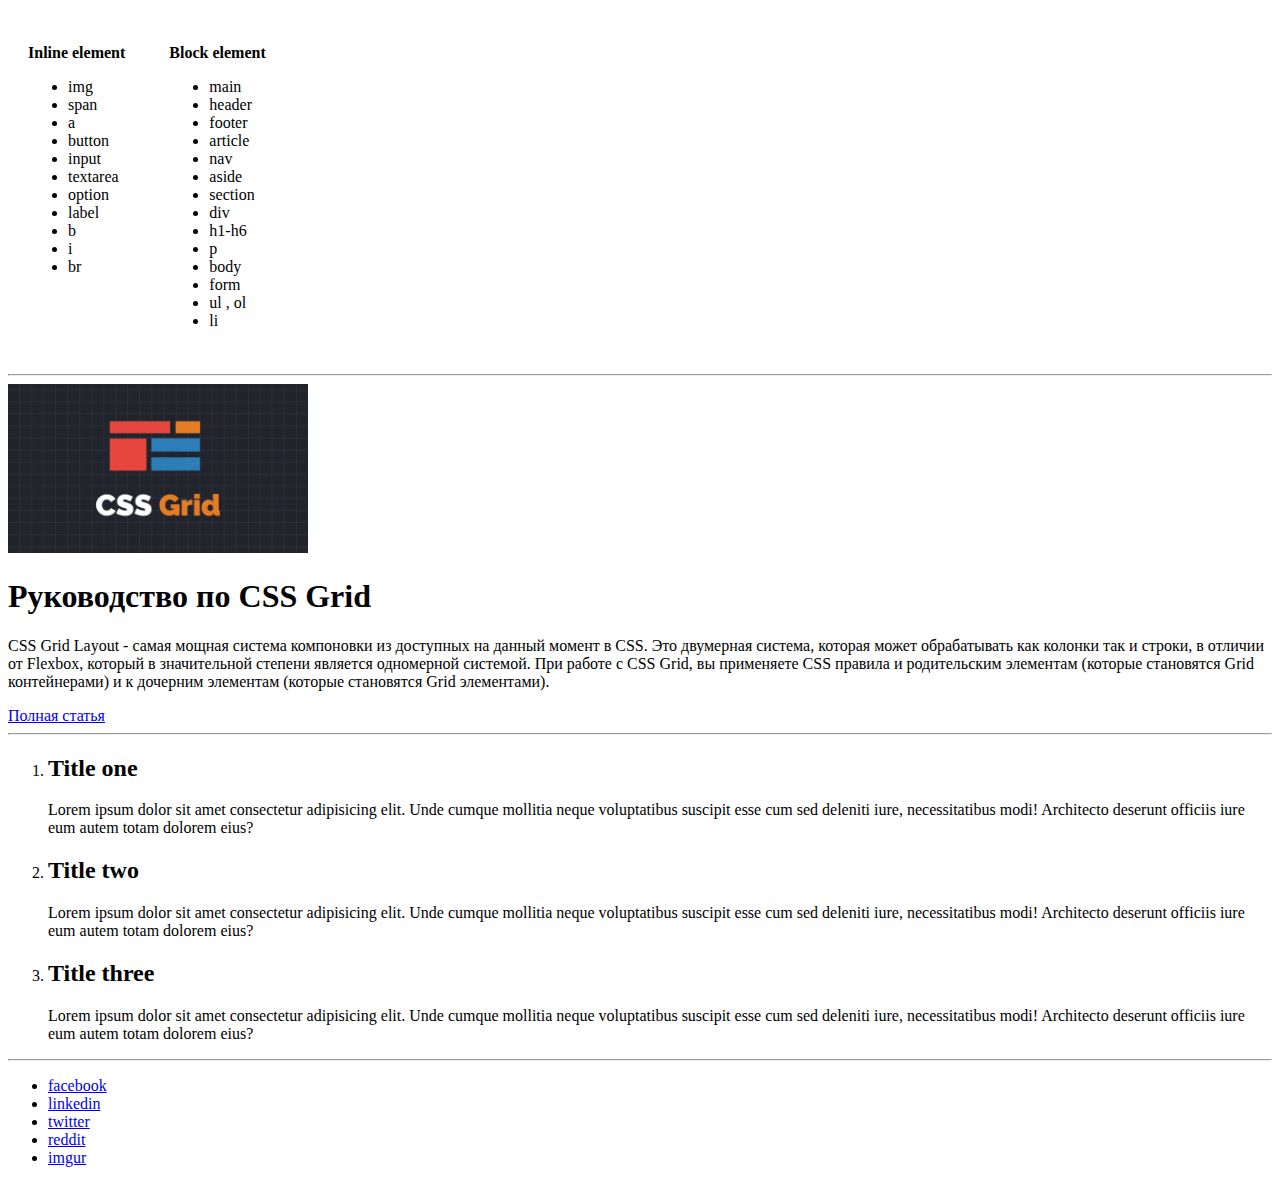
<file: module-1/index.html>
<!DOCTYPE html>
<html lang="en">

<head>
    <meta charset="UTF-8">
    <meta name="viewport" content="width=device-width, initial-scale=1.0">
    <meta http-equiv="X-UA-Compatible" content="ie=edge">
    <title>Module 1</title>
</head>

<body>
    <style>
        div {
            display: inline-block;
            vertical-align: top;
            margin: 20px;
        }
    </style>

    <!-- Task 1 -->  
    <div>
        <p><b>Inline element</b></p>
        <ul>
            <li>img</li>
            <li>span</li>
            <li>a</li>
            <li>button</li>
            <li>input</li>
            <li>textarea</li>
            <li>option</li>
            <li>label</li>
            <li>b</li>
            <li>i</li>
            <li>br</li>
        </ul>
    </div>
    <div>
        <p><b>Block element</b></p>
        <ul>
            <li>main</li>
            <li>header</li>
            <li>footer</li>
            <li>article</li>
            <li>nav</li>
            <li>aside</li>
            <li>section</li>
            <li>div</li>
            <li>h1-h6</li>
            <li>p</li>
            <li>body</li>
            <li>form</li>
            <li>ul , ol</li>
            <li>li</li>
        </ul>
    </div>
    <hr>

    <!-- Task 2 -->
    <article>
        <img src="img/grid.jpg" alt="CSS Grid" width="300">
        <h1>Руководство по CSS Grid</h1>
        <p>CSS Grid Layout - самая мощная система компоновки из доступных на данный момент в CSS. Это двумерная
            система, которая может обрабатывать как колонки так и строки, в отличии от Flexbox, который в значительной
            степени является одномерной системой. При работе с CSS Grid, вы применяете CSS правила и родительским
            элементам (которые становятся Grid контейнерами) и к дочерним элементам (которые становятся Grid
            элементами).
        </p>
        <a href="https://tuhub.ru/posts/css-grid-complete-guide"> Полная статья </a>
    </article>
    <hr>

    <!-- Task 3  -->
    <ol>
        <li>
            <h2>Title one</h2>
            <p>Lorem ipsum dolor sit amet consectetur adipisicing elit. Unde cumque mollitia neque voluptatibus suscipit esse cum sed deleniti iure, necessitatibus modi! Architecto deserunt officiis iure eum autem totam dolorem eius?</p>
        </li>
        <li>
            <h2>Title two</h2>
            <p>Lorem ipsum dolor sit amet consectetur adipisicing elit. Unde cumque mollitia neque voluptatibus suscipit esse cum sed deleniti iure, necessitatibus modi! Architecto deserunt officiis iure eum autem totam dolorem eius?</p>
        </li>
        <li>
            <h2>Title three</h2>
            <p>Lorem ipsum dolor sit amet consectetur adipisicing elit. Unde cumque mollitia neque voluptatibus suscipit esse cum sed deleniti iure, necessitatibus modi! Architecto deserunt officiis iure eum autem totam dolorem eius?</p>
        </li>
    </ol>
    <hr>

    <!-- task 4 -->
    <ul>
        <li><a href="https://www.facebook.com/">facebook</a></li>
        <li><a href="https://www.linkedin.com/">linkedin</a></li>
        <li><a href="https://twitter.com/?lang=ru">twitter</a></li>
        <li><a href="https://www.reddit.com/">reddit</a></li>
        <li><a href="https://imgur.com/">imgur</a></li>
    </ul>
</body>

</html>
</file>
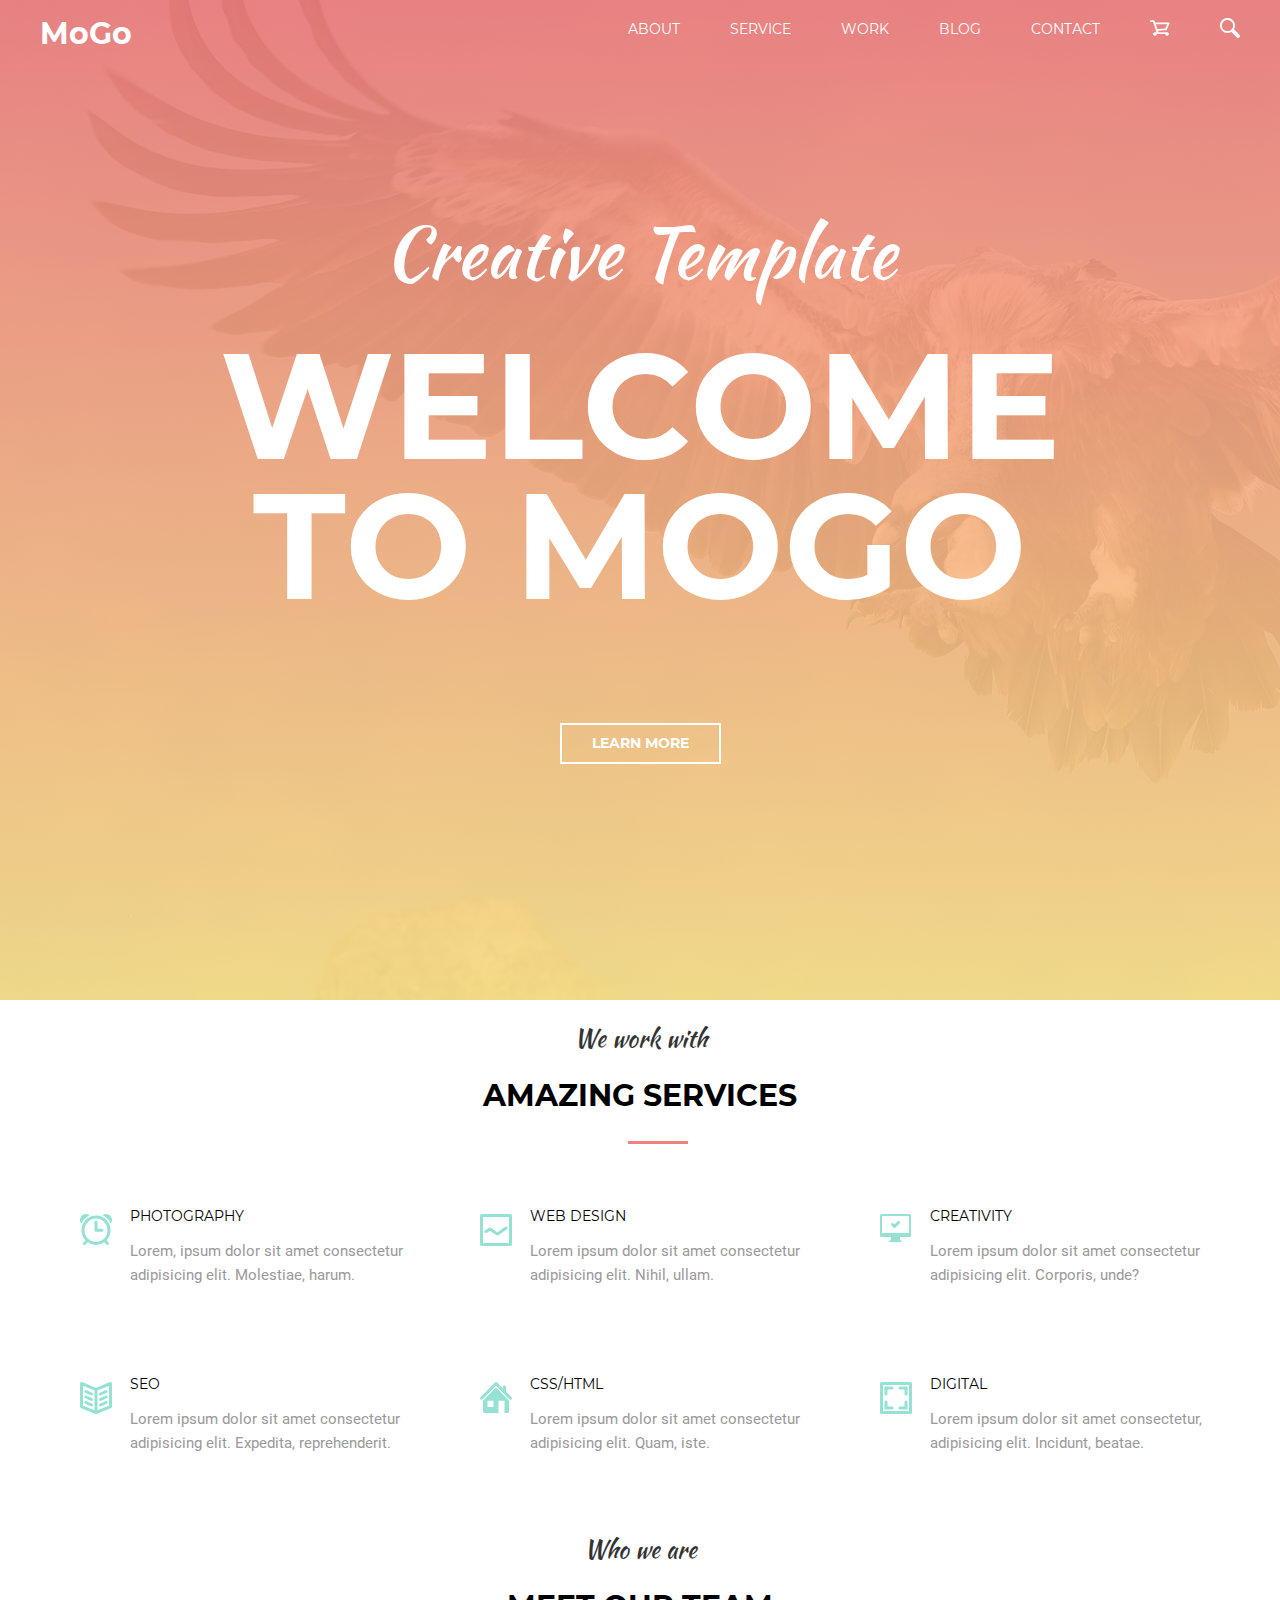
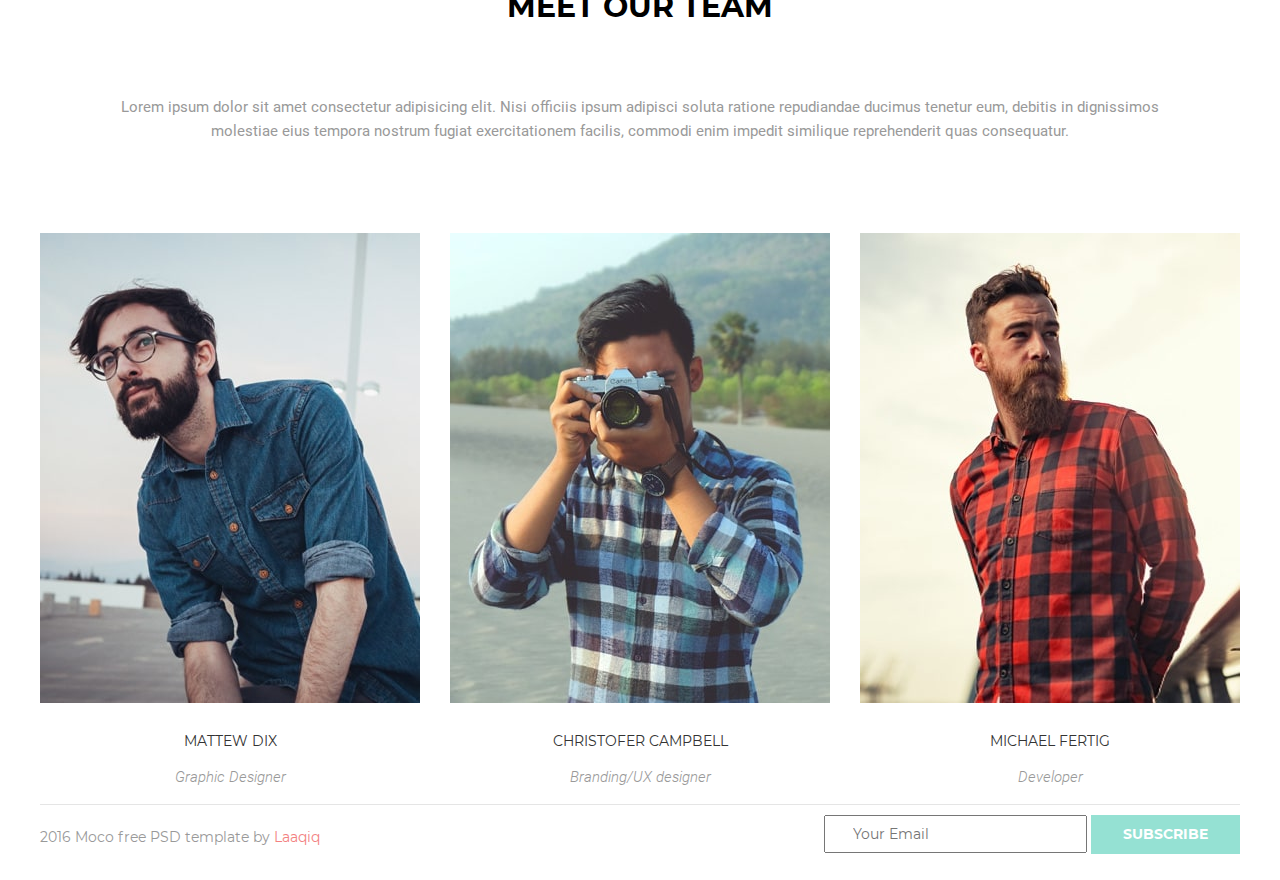
<file: module-10/index.html>
<!DOCTYPE html>
<html lang="en">

<head>
    <meta charset="UTF-8">
    <meta name="viewport" content="width=device-width, initial-scale=1.0">
    <meta http-equiv="X-UA-Compatible" content="ie=edge">
    <title>Mogo</title>
    <link rel="stylesheet" href="css/normalize.css">
    <link rel="stylesheet" href="css/style.css">
</head>

<body>

    <div class="wrapper">
        <div class="container">

            <header class="header">

                <!-- top part of header -->
                <div class="header-top">
                    <!-- logo -->
                    <a class="header__logo" href="#">MoGo</a>

                    <!-- main navigation -->
                    <nav class="header-nav">
                        <ul class="header-list">
                            <li class="header-list__item"><a class="header-list__link" href="#">about</a></li>
                            <li class="header-list__item"><a class="header-list__link" href="#">service</a></li>
                            <li class="header-list__item"><a class="header-list__link" href="#">work</a></li>
                            <li class="header-list__item"><a class="header-list__link" href="#">blog</a></li>
                            <li class="header-list__item"><a class="header-list__link" href="#">contact</a></li>
                            <li class="header-list__item">
                                <a class="header-list__link header-list__link--nob" href="#">
                                    <svg class="header-list--icon" width="20px" height="20px">
                                        <use href="img/svg-sprite/symbol-defs.svg#SHOPPING-CART"></use>
                                    </svg>
                                </a>
                            </li>
                            <li class="header-list__item ">
                                <a class="header-list__link header-list__link--nob" href="#">
                                    <svg class="header-list--icon" width="20px" height="20px">
                                        <use href="img/svg-sprite/symbol-defs.svg#MAGNIFYING-GLASS"></use>
                                    </svg>
                                </a>
                            </li>
                        </ul>
                    </nav>
                </div>

                <!-- second part of header -->
                <div class="header-bottom">
                    <div class="section-name">
                        <p class="section-slogan section-slogan--big">Creative Template</p>
                        <h2 class="section-title section-title--big">Welcome to Mogo</h2>
                        <a class="header-bottom--link link" href="#">learn more</a>
                    </div>
                </div>
            <!-- end header -->
            </header>
        <!-- end container -->
        </div>
    <!-- end wrapper -->
    </div>

<!-- start main content  -->
    <main class="main container">
        <!-- SERVICE -->
        <section class="service">

            <div class="section-name">
                <p class="section-slogan">We work with</p>
                <h2 class="section-title">amazing services</h2>
            </div>

            <!-- service list of feature -->
            <ul class="service-list">
                <li class="service-list__item">
                    <h3 class="service-list__title">photography</h3>
                    <a href="" class="service-list__link">Lorem, ipsum dolor sit amet consectetur adipisicing elit.
                        Molestiae, harum.</a>
                </li>
                <li class="service-list__item">
                    <h3 class="service-list__title">web design</h3>
                    <a href="" class="service-list__link">Lorem ipsum dolor sit amet consectetur adipisicing elit.
                        Nihil, ullam.</a>
                </li>
                <li class="service-list__item">
                    <h3 class="service-list__title">creativity</h3>
                    <a href="" class="service-list__link">Lorem ipsum dolor sit amet consectetur adipisicing elit.
                        Corporis, unde?</a>
                </li>
                <li class="service-list__item">
                    <h3 class="service-list__title">seo</h3>
                    <a href="" class="service-list__link">Lorem ipsum dolor sit amet consectetur adipisicing elit.
                        Expedita, reprehenderit.</a>
                </li>
                <li class="service-list__item">
                    <h3 class="service-list__title">css/html</h3>
                    <a href="" class="service-list__link">Lorem ipsum dolor sit amet consectetur adipisicing elit.
                        Quam, iste.</a>
                </li>
                <li class="service-list__item">
                    <h3 class="service-list__title">digital</h3>
                    <a href="" class="service-list__link">Lorem ipsum dolor sit amet consectetur, adipisicing elit.
                        Incidunt, beatae.</a>
                </li>
            </ul>
        </section>
        <!-- TEAM -->
        <section class="team">

            <div class="section-name">
                <p class="section-slogan">Who we are</p>
                <h2 class="section-title">meet our team</h2>
            </div>
            
            <p class="team-desc">Lorem ipsum dolor sit amet consectetur adipisicing elit. Nisi officiis ipsum
                adipisci
                soluta ratione repudiandae ducimus tenetur eum, debitis in dignissimos molestiae eius tempora
                nostrum
                fugiat exercitationem facilis, commodi enim impedit similique reprehenderit quas consequatur.
            </p>

            <ul class="team-list">
                <li class="team-list__item">
                    <div class="team-list__img">
                        <!-- social box -->
                        <div class="social-box">
                            <ul class="social-list">
                                <li class="social-list__item">
                                    <a href="#" class="social-list__link fb">
                                        <svg class="social-list--icon">
                                            <use href="img/svg-sprite/symbol-defs.svg#facebook"></use>
                                        </svg>
                                    </a>
                                </li>
                                <li class="social-list__item">
                                    <a href="#" class="social-list__link tw">
                                        <svg class="social-list--icon">
                                            <use href="img/svg-sprite/symbol-defs.svg#twitter"></use>
                                        </svg>
                                    </a>
                                </li>
                                <li class="social-list__item">
                                    <a href="#" class="social-list__link pin">
                                        <svg class="social-list--icon">
                                            <use href="img/svg-sprite/symbol-defs.svg#pinterest"></use>
                                        </svg>
                                    </a>
                                </li>
                                <li class="social-list__item">
                                    <a href="#" class="social-list__link inst">
                                        <svg class="social-list--icon">
                                            <use href="img/svg-sprite/symbol-defs.svg#instagram"></use>
                                        </svg>
                                    </a>
                                </li>
                            </ul>
                        </div>
                        <!-- member picture -->
                        <img class="team-list__face" src="img/team-1-min.jpg" srcset="img/team-1@2x-min.jpg 2x" alt="Our Team">
                    </div>
                    <!-- who is he -->
                    <p class="member-name">mattew dix</p>
                    <p class="member-who">Graphic Designer</p>
                </li>

                <li class="team-list__item">
                    <div class="team-list__img">
                        <div class="social-box">
                            <ul class="social-list">
                                <li class="social-list__item">
                                    <a href="#" class="social-list__link fb">
                                        <svg class="social-list--icon">
                                            <use href="img/svg-sprite/symbol-defs.svg#facebook"></use>
                                        </svg>
                                    </a>
                                </li>
                                <li class="social-list__item">
                                    <a href="#" class="social-list__link tw">
                                        <svg class="social-list--icon">
                                            <use href="img/svg-sprite/symbol-defs.svg#twitter"></use>
                                        </svg>
                                    </a>
                                </li>
                                <li class="social-list__item">
                                    <a href="#" class="social-list__link pin">
                                        <svg class="social-list--icon">
                                            <use href="img/svg-sprite/symbol-defs.svg#pinterest"></use>
                                        </svg>
                                    </a>
                                </li>
                                <li class="social-list__item">
                                    <a href="#" class="social-list__link inst">
                                        <svg class="social-list--icon">
                                            <use href="img/svg-sprite/symbol-defs.svg#instagram"></use>
                                        </svg>
                                    </a>
                                </li>
                            </ul>
                        </div>
                        <img class="team-list__face" src="img/team-2-min.jpg" srcset="img/team-2@2x-min.jpg 2x" alt="Our Team">
                    </div>
                    <p class="member-name">christofer campbell</p>
                    <p class="member-who">Branding/UX designer</p>
                </li>

                <li class="team-list__item">
                    <div class="team-list__img">
                        <div class="social-box">
                            <ul class="social-list">
                                <li class="social-list__item">
                                    <a href="#" class="social-list__link fb">
                                        <svg class="social-list--icon">
                                            <use href="img/svg-sprite/symbol-defs.svg#facebook"></use>
                                        </svg>
                                    </a>
                                </li>
                                <li class="social-list__item">
                                    <a href="#" class="social-list__link tw">
                                        <svg class="social-list--icon">
                                            <use href="img/svg-sprite/symbol-defs.svg#twitter"></use>
                                        </svg>
                                    </a>
                                </li>
                                <li class="social-list__item">
                                    <a href="#" class="social-list__link pin">
                                        <svg class="social-list--icon">
                                            <use href="img/svg-sprite/symbol-defs.svg#pinterest"></use>
                                        </svg>
                                    </a>
                                </li>
                                <li class="social-list__item">
                                    <a href="#" class="social-list__link inst">
                                        <svg class="social-list--icon">
                                            <use href="img/svg-sprite/symbol-defs.svg#instagram"></use>
                                        </svg>
                                    </a>
                                </li>
                            </ul>
                        </div>
                        <img class="team-list__face" src="img/team-3-min.jpg" srcset="img/team-3@2x-min.jpg 2x" alt="Our Team">
                    </div>
                    <p class="member-name">michael fertig </p>
                    <p class=" member-who">Developer</p>
                </li>
            </ul>
        </section>
    </main>
    <!-- FOOTER -->
    <footer class="footer  container">
        <p class="footer-copy">2016 Moco free PSD template by <span class="mark">Laaqiq</span></p>
        <form class="footer-subscribe" action="some_file.js">
            <input type="email" name="subscribe" id="subscribe" placeholder="Your Email">
            <input class="footer-button" type="submit" value="subscribe">
        </form>
    </footer>

</body>

</html>
</file>
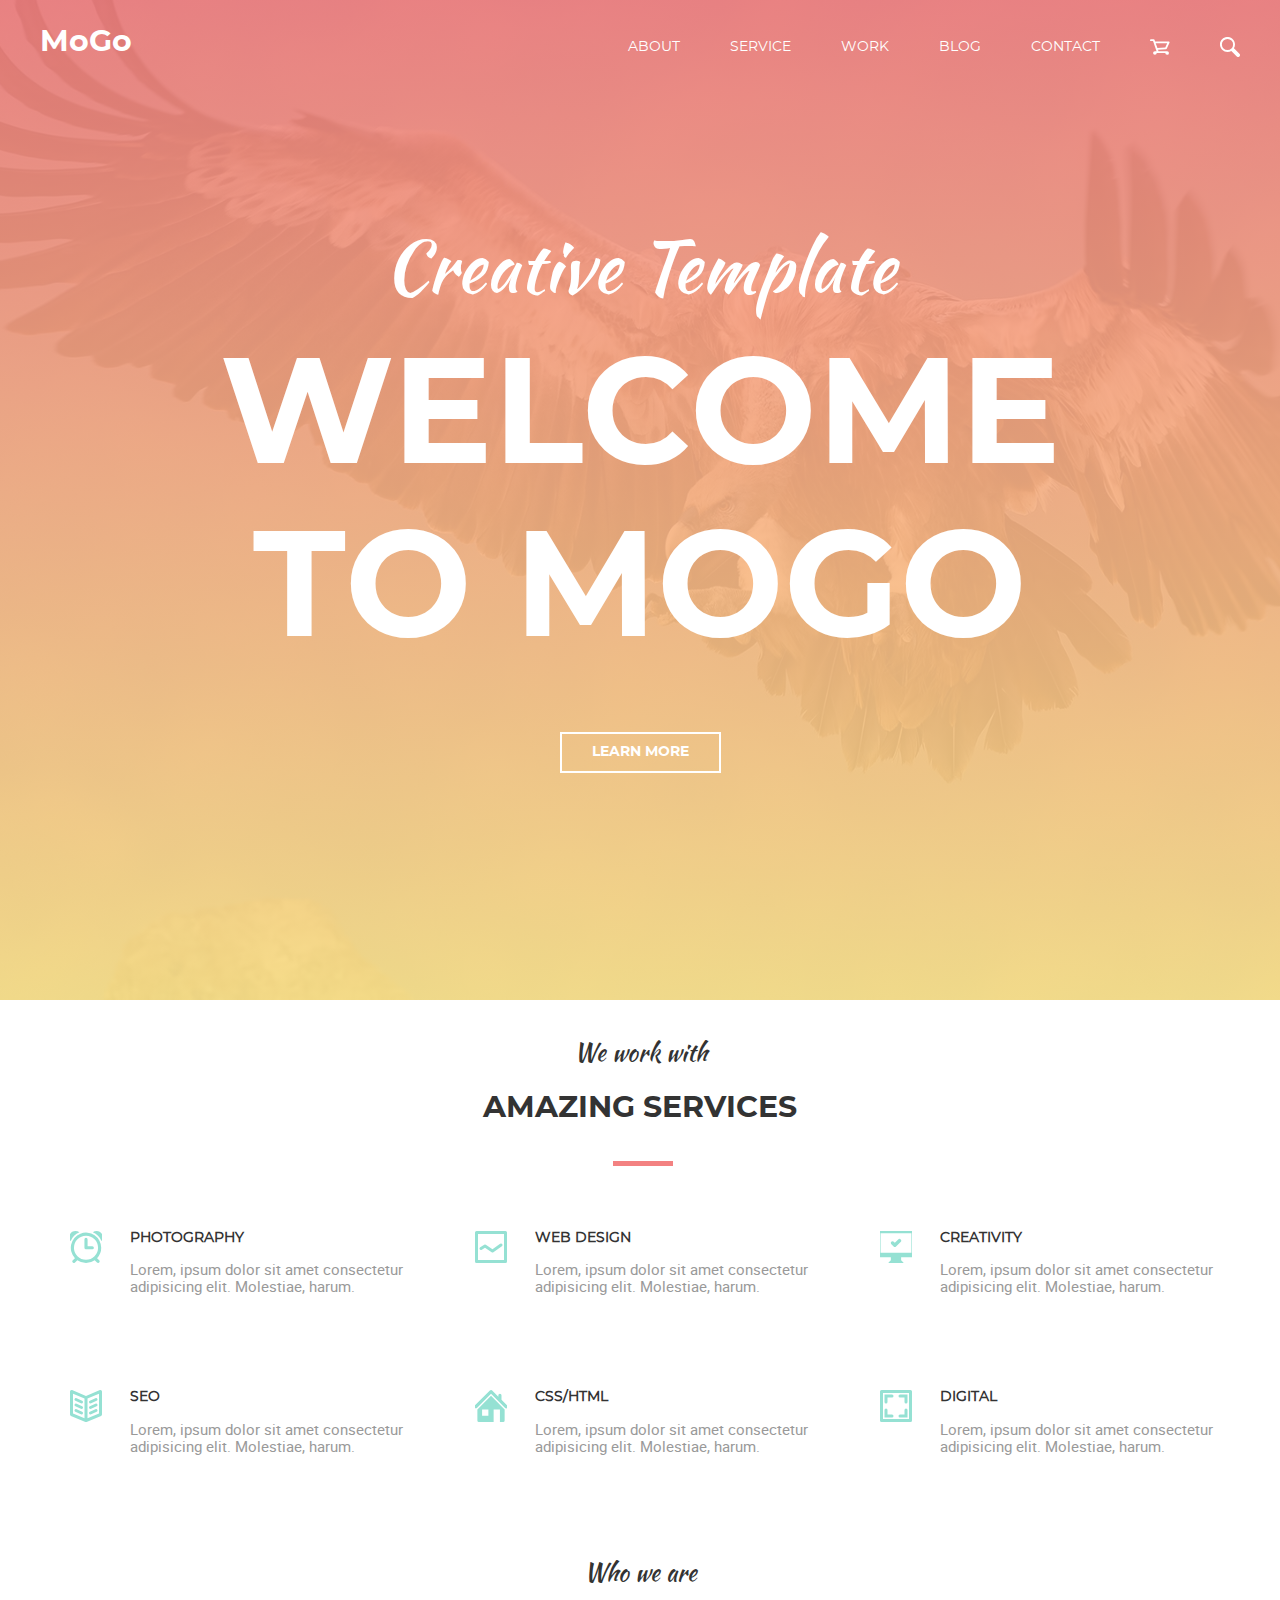
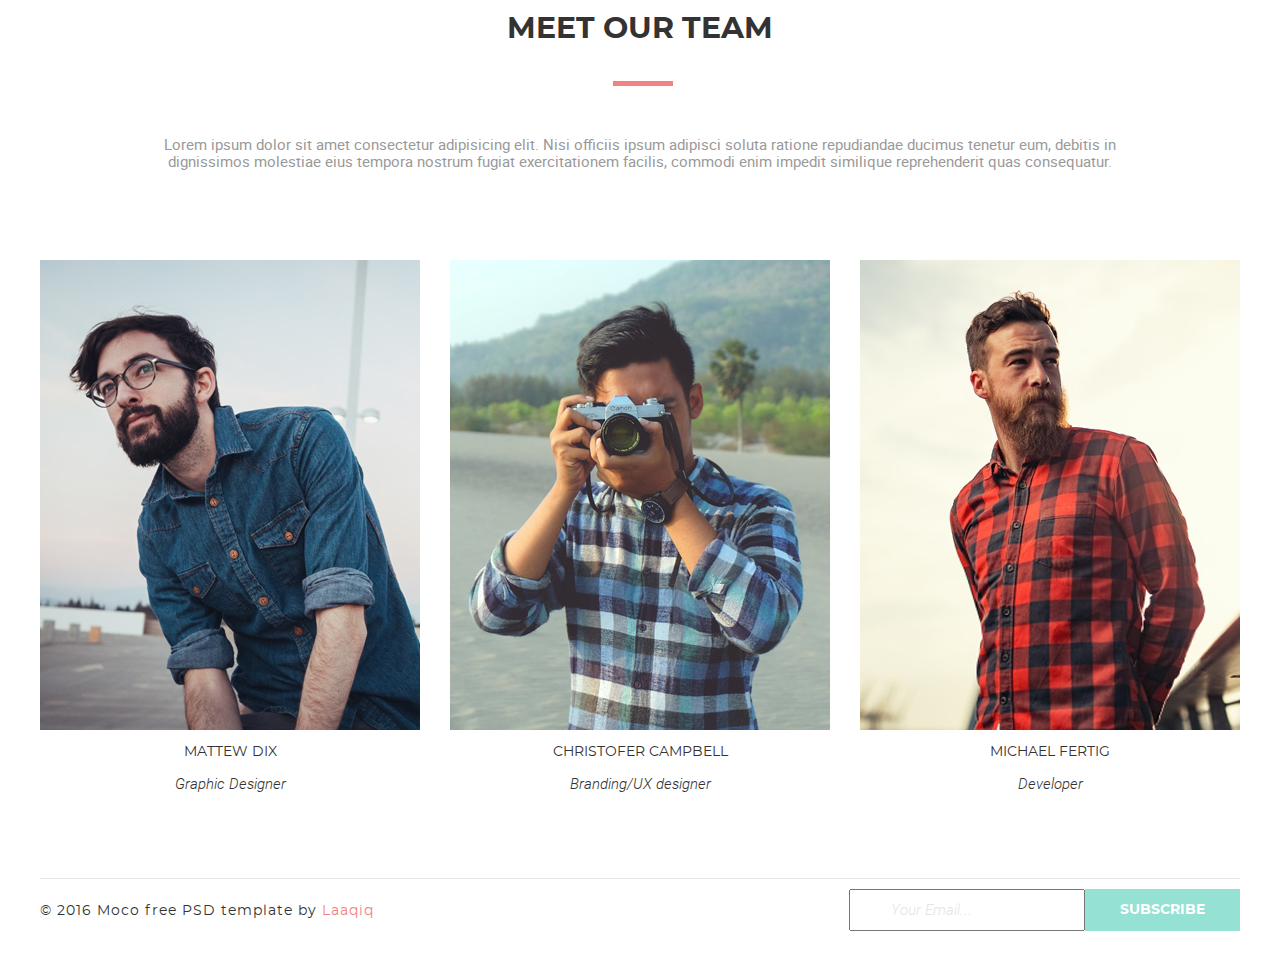
<file: module-11/index.html>
<!DOCTYPE html><html lang="en"><head><meta charset="UTF-8"><meta name="viewport" content="width=device-width,initial-scale=1"><meta http-equiv="X-UA-Compatible" content="ie=edge"><meta name="description" content=""><meta name="keywords" content=""><meta name="theme-color" content="#000000"><meta name="copyright" content="Author"><meta name="apple-mobile-web-app-capable" content="yes"><meta name="apple-mobile-web-app-status-bar-style" content="#000000"><meta name="apple-mobile-web-app-title" content="Application Name"><meta name="msapplication-TileImage" content="images/favicons/144x144.png"><meta name="msapplication-TileColor" content="#000000"><meta name="format-detection" content="telephone=no"><title>Module 11</title><link rel="stylesheet" href="css/styles.min.css"></head><body><div class="wrapper"><div class="wrapper-bg"><div class="container"><header class="header"><div class="header-top"><h1 class="header-logo"><a class="header-logo__link" href="#">MoGo</a></h1><nav class="header-nav"><ul class="header-list"><li class="header-list__item"><a href="#" class="header-list__link">about</a></li><li class="header-list__item"><a href="#" class="header-list__link">service</a></li><li class="header-list__item"><a href="#" class="header-list__link">work</a></li><li class="header-list__item"><a href="#" class="header-list__link">blog</a></li><li class="header-list__item"><a href="#" class="header-list__link">contact</a></li><li class="header-list__item"><a href="#" class="header-list__link"><svg class="header-list--icon"><use href="images/sprite/sprite.svg#cart"></use></svg></a></li><li class="header-list__item"><a href="#" class="header-list__link"><svg class="header-list--icon"><use href="images/sprite/sprite.svg#search"></use></svg></a></li></ul></nav></div><div class="header-bottom"><p class="header__desc">Creative Template</p><h2 class="header__title">welcome to mogo</h2><button href="#" class="more">learn more</button></div></header></div></div></div><!-- end header --><div class="container"><main class="main"><!-- section service --><section class="service"><div class="label"><p class="label__desc">We work with</p><h2 class="label__title">Amazing Services</h2></div><ul class="service-list"><li class="service-list__item"><h3 class="service-list__title">photography</h3><p class="service-list__desc">Lorem, ipsum dolor sit amet consectetur adipisicing elit. Molestiae, harum.</p></li><li class="service-list__item"><h3 class="service-list__title">web design</h3><p class="service-list__desc">Lorem, ipsum dolor sit amet consectetur adipisicing elit. Molestiae, harum.</p></li><li class="service-list__item"><h3 class="service-list__title">creativity</h3><p class="service-list__desc">Lorem, ipsum dolor sit amet consectetur adipisicing elit. Molestiae, harum.</p></li><li class="service-list__item"><h3 class="service-list__title">seo</h3><p class="service-list__desc">Lorem, ipsum dolor sit amet consectetur adipisicing elit. Molestiae, harum.</p></li><li class="service-list__item"><h3 class="service-list__title">css/html</h3><p class="service-list__desc">Lorem, ipsum dolor sit amet consectetur adipisicing elit. Molestiae, harum.</p></li><li class="service-list__item"><h3 class="service-list__title">digital</h3><p class="service-list__desc">Lorem, ipsum dolor sit amet consectetur adipisicing elit. Molestiae, harum.</p></li></ul></section><!-- section team --><section class="team"><div class="label"><p class="label__desc">Who we are</p><h2 class="label__title">meet our team</h2></div><p class="team-desc">Lorem ipsum dolor sit amet consectetur adipisicing elit. Nisi officiis ipsum adipisci soluta ratione repudiandae ducimus tenetur eum, debitis in dignissimos molestiae eius tempora nostrum fugiat exercitationem facilis, commodi enim impedit similique reprehenderit quas consequatur.</p><ul class="team-list"><li class="team-list__item"><div class="team-img__wrap"><div class="team-social-box"><ul class="team-social_list"><li class="team-social__item"><a class="team-social__link" href="#"><svg class="team-social-icon"><use href="images/sprite/sprite.svg#facebook"></use></svg></a></li><li class="team-social__item"><a class="team-social__link" href="#"><svg class="team-social-icon"><use href="images/sprite/sprite.svg#twitter"></use></svg></a></li><li class="team-social__item"><a class="team-social__link" href="#"><svg class="team-social-icon"><use href="images/sprite/sprite.svg#pinterest"></use></svg></a></li><li class="team-social__item"><a class="team-social__link" href="#"><svg class="team-social-icon"><use href="images/sprite/sprite.svg#instagram"></use></svg></a></li></ul></div><img src="images/team-01.jpg" srcset="images/team-01@2x.jpg 2x" alt="Graphic Designer" class="team-list__face"></div><p class="team-list__name">mattew dix</p><p class="team-list__who">Graphic Designer</p></li><li class="team-list__item"><div class="team-img__wrap"><div class="team-social-box"><ul class="team-social_list"><li class="team-social__item"><a class="team-social__link" href="#"><svg class="team-social-icon"><use href="images/sprite/sprite.svg#facebook"></use></svg></a></li><li class="team-social__item"><a class="team-social__link" href="#"><svg class="team-social-icon"><use href="images/sprite/sprite.svg#twitter"></use></svg></a></li><li class="team-social__item"><a class="team-social__link" href="#"><svg class="team-social-icon"><use href="images/sprite/sprite.svg#pinterest"></use></svg></a></li><li class="team-social__item"><a class="team-social__link" href="#"><svg class="team-social-icon"><use href="images/sprite/sprite.svg#instagram"></use></svg></a></li></ul></div><img src="images/team-02.jpg" srcset="images/team-02@2x.jpg 2x" alt="Branding/UX designer" class="team-list__face"></div><p class="team-list__name">christofer campbell</p><p class="team-list__who">Branding/UX designer</p></li><li class="team-list__item"><div class="team-img__wrap"><div class="team-social-box"><ul class="team-social_list"><li class="team-social__item"><a class="team-social__link" href="#"><svg class="team-social-icon"><use href="images/sprite/sprite.svg#facebook"></use></svg></a></li><li class="team-social__item"><a class="team-social__link" href="#"><svg class="team-social-icon"><use href="images/sprite/sprite.svg#twitter"></use></svg></a></li><li class="team-social__item"><a class="team-social__link" href="#"><svg class="team-social-icon"><use href="images/sprite/sprite.svg#pinterest"></use></svg></a></li><li class="team-social__item"><a class="team-social__link" href="#"><svg class="team-social-icon"><use href="images/sprite/sprite.svg#instagram"></use></svg></a></li></ul></div><img src="images/team-03.jpg" srcset="images/team-03@2x.jpg 2x" alt="Developer" class="team-list__face"></div><p class="team-list__name">michael fertig</p><p class="team-list__who">Developer</p></li></ul></section></main><footer class="footer"><p class="footer-copyr">&#169; 2016 Moco free PSD template by <span class="mark">Laaqiq</span></p><form class="footer-form" action="#" name="subscribe"><input type="email" placeholder="Your Email..." required> <button class="footer-button" type="submit">subscribe</button></form></footer></div></body></html>
</file>
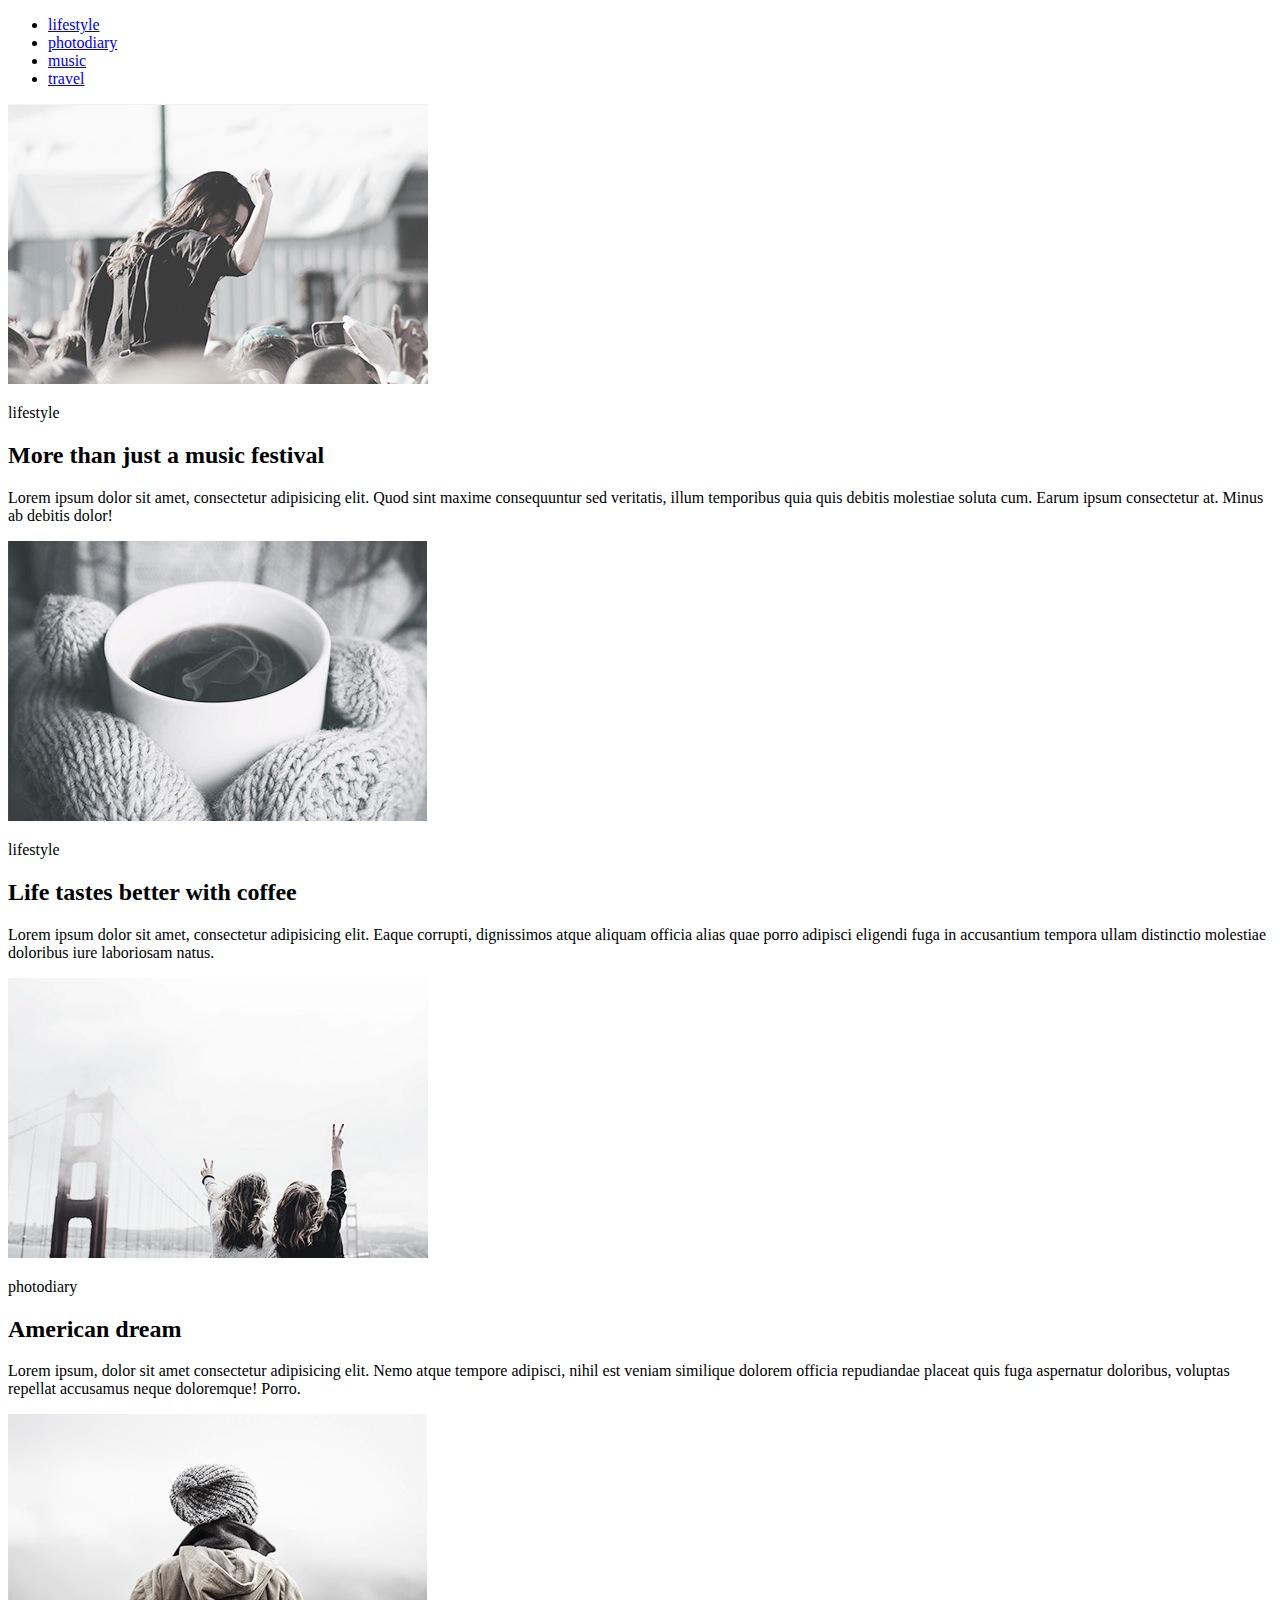
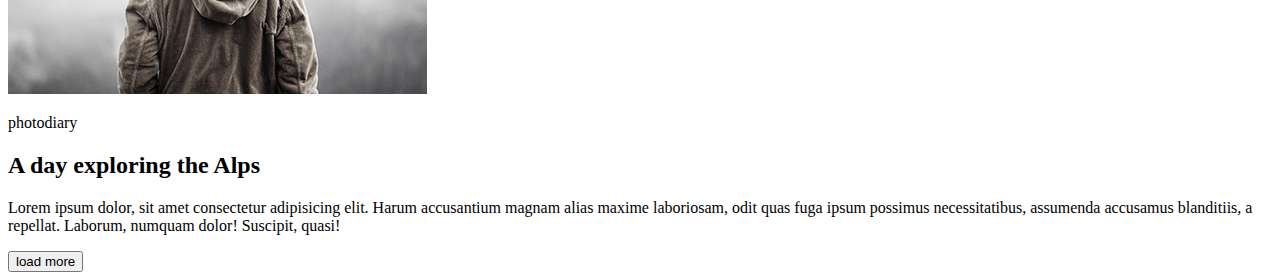
<file: module-2/index.html>
<!DOCTYPE html>
<html lang="en">

<head>
    <meta charset="UTF-8">
    <meta name="viewport" content="width=device-width, initial-scale=1.0">
    <meta http-equiv="X-UA-Compatible" content="ie=edge">
    <title>Module 2</title>
</head>

<body>

    <header>
        <nav>
            <ul>
                <li><a href="#">lifestyle</a></li>
                <li><a href="#">photodiary</a></li>
                <li><a href="#">music</a></li>
                <li><a href="#">travel</a></li>
            </ul>
        </nav>
    </header>

    <main>

        <section>
            <img src="img/music.jpg" alt="Music festival">
            <p>lifestyle</p>
            <h2>More than just a music festival</h2>
            <p>Lorem ipsum dolor sit amet, consectetur adipisicing elit. Quod sint maxime consequuntur sed veritatis,
                illum temporibus quia quis debitis molestiae soluta cum. Earum ipsum consectetur at. Minus ab debitis
                dolor!</p>
        </section>

        <section>
            <img src="img/coffee.jpg" alt="Coffee">
            <p>lifestyle</p>
            <h2>Life tastes better with coffee</h2>
            <p>Lorem ipsum dolor sit amet, consectetur adipisicing elit. Eaque corrupti, dignissimos atque aliquam
                officia alias quae porro adipisci eligendi fuga in accusantium tempora ullam distinctio molestiae
                doloribus iure laboriosam natus.</p>
        </section>

        <section>
            <img src="img/dream.jpg" alt="American dream">
            <p>photodiary</p>
            <h2>American dream</h2>
            <p>Lorem ipsum, dolor sit amet consectetur adipisicing elit. Nemo atque tempore adipisci, nihil est veniam
                similique dolorem officia repudiandae placeat quis fuga aspernatur doloribus, voluptas repellat
                accusamus neque doloremque! Porro.</p>
        </section>

        <section>
            <img src="img/alps.jpg" alt="Alps">
            <p>photodiary</p>
            <h2>A day exploring the Alps</h2>
            <p>Lorem ipsum dolor, sit amet consectetur adipisicing elit. Harum accusantium magnam alias maxime
                laboriosam, odit quas fuga ipsum possimus necessitatibus, assumenda accusamus blanditiis, a repellat.
                Laborum, numquam dolor! Suscipit, quasi!</p>
        </section>

        <button>load more</button>

    </main>
</body>

</html>
</file>
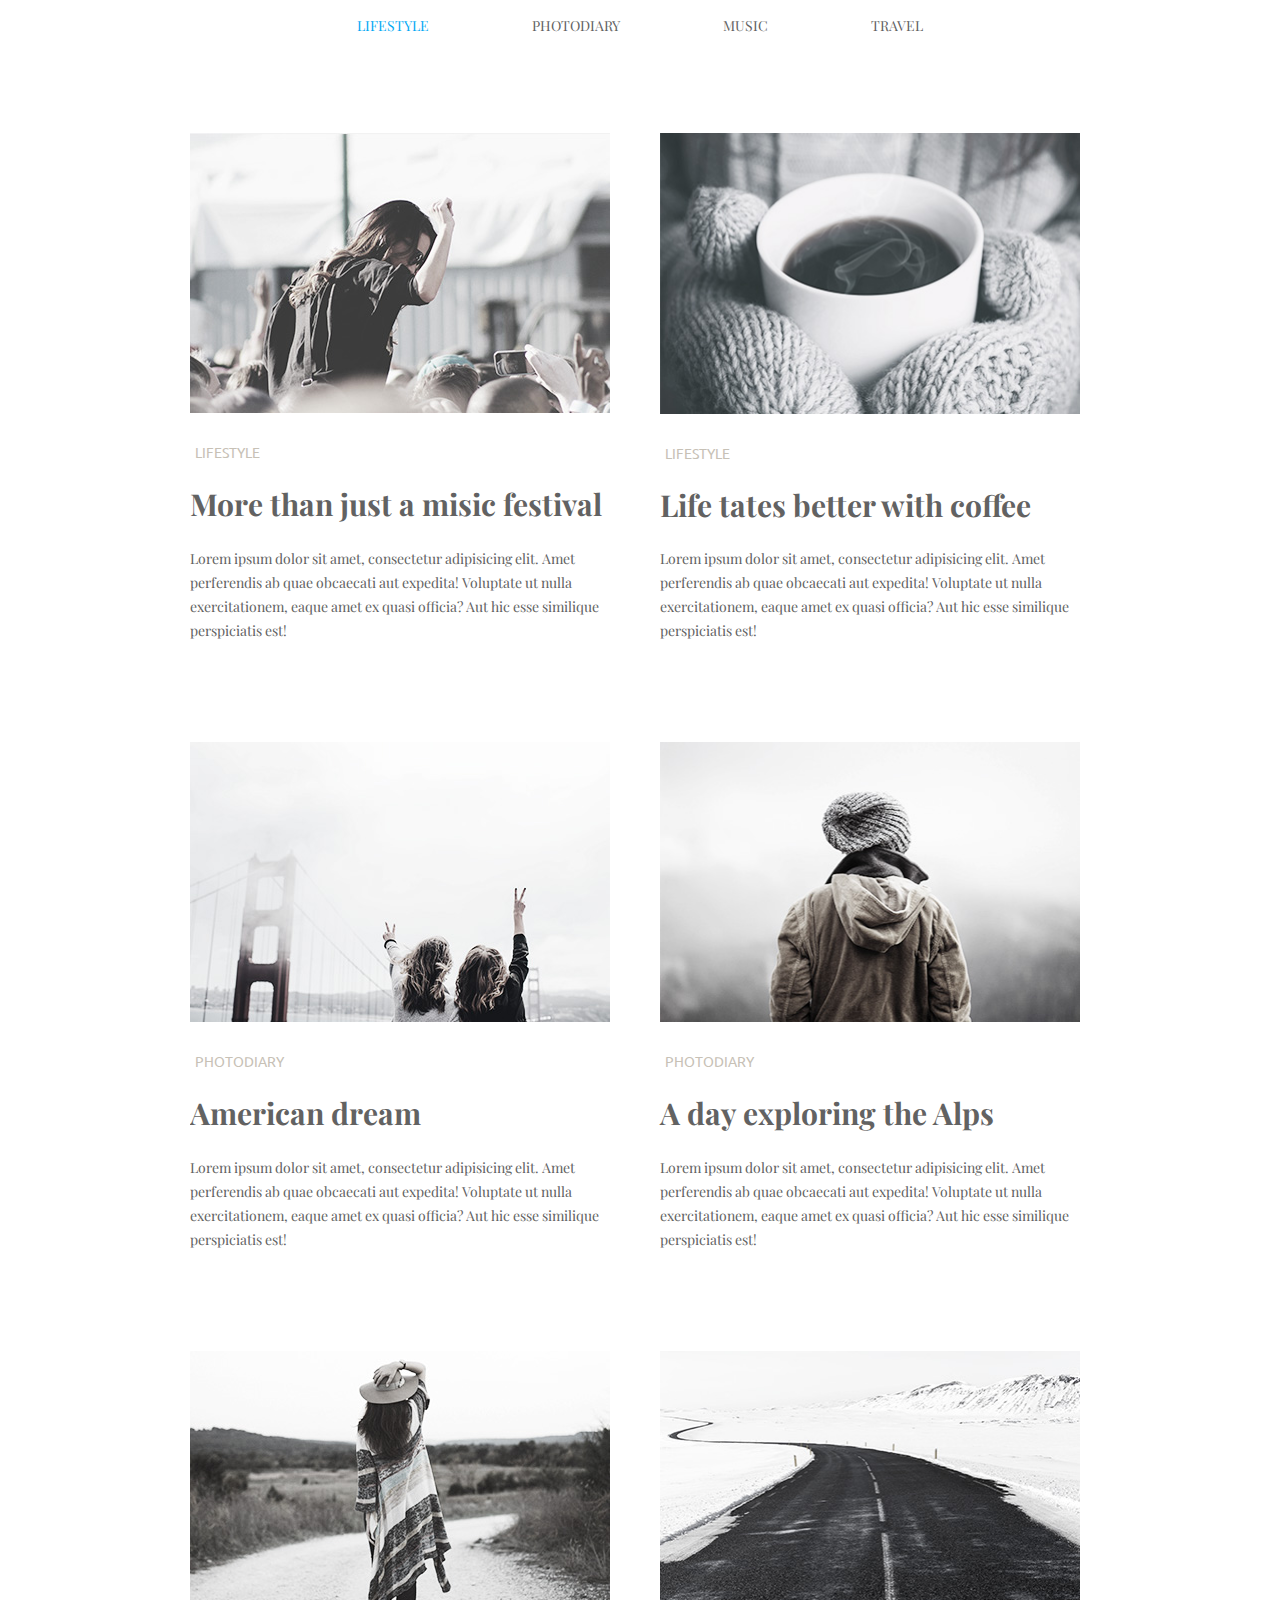
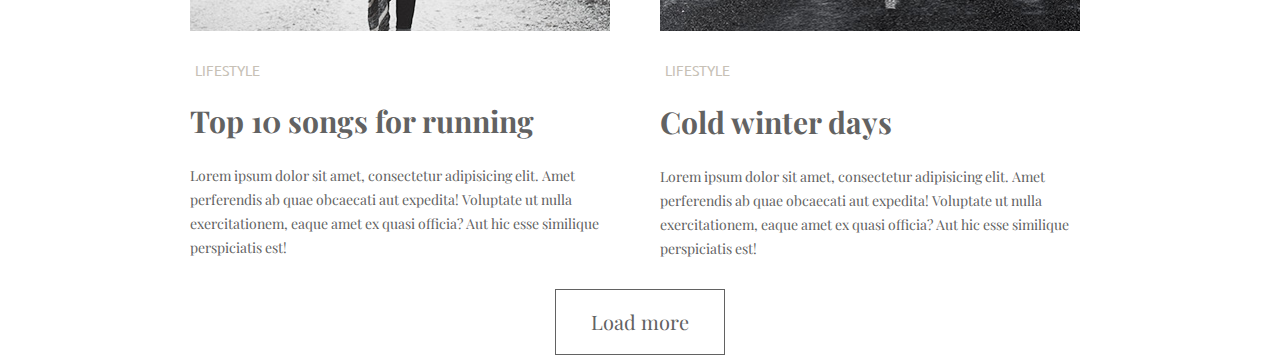
<file: module-3/index.html>
<!DOCTYPE html>
<html lang="en">

<head>
    <meta charset="UTF-8">
    <meta name="viewport" content="width=device-width, initial-scale=1.0">
    <meta http-equiv="X-UA-Compatible" content="ie=edge">
    <title>Module - 3</title>
    <link href="https://fonts.googleapis.com/css?family=Playfair+Display|Ubuntu:300" rel="stylesheet">
    <link rel="stylesheet" href="css/style.css">
</head>

<body>
    <div class="container">
        <header class="header">
            <nav>
                <ul class="header-list">
                    <li class="header-list__item active-item"><a class="header-list__link" href="#">lifestyle</a></li>
                    <li class="header-list__item"><a class="header-list__link" href="#">photodiary</a></li>
                    <li class="header-list__item"><a class="header-list__link" href="#">music</a></li>
                    <li class="header-list__item"><a class="header-list__link" href="#">travel</a></li>
                </ul>
            </nav>
        </header>

        <main>
            <ul class="main-list">
                <li class="main-list__item">
                    <img src="img/img-1.jpg" alt="Music festival" class="main-list__img">
                    <p class="main-list__label">lifestyle</p>
                    <h2 class="main-list__title">More than just a misic festival</h2>
                    <p class="main-list__content">Lorem ipsum dolor sit amet, consectetur adipisicing elit. Amet
                        perferendis ab quae obcaecati aut expedita! Voluptate ut nulla exercitationem, eaque amet ex
                        quasi
                        officia? Aut hic esse similique perspiciatis est!</p>
                </li>
                <li class="main-list__item">
                    <img src="img/img-2.jpg" alt="Cofee" class="main-list__img">
                    <p class="main-list__label">lifestyle</p>
                    <h2 class="main-list__title">Life tates better with coffee</h2>
                    <p class="main-list__content">Lorem ipsum dolor sit amet, consectetur adipisicing elit. Amet
                        perferendis ab quae obcaecati aut expedita! Voluptate ut nulla exercitationem, eaque amet ex
                        quasi
                        officia? Aut hic esse similique perspiciatis est!</p>
                </li>
                <li class="main-list__item">
                    <img src="img/img-3.jpg" alt="American dream" class="main-list__img">
                    <p class="main-list__label">photodiary</p>
                    <h2 class="main-list__title">American dream</h2>
                    <p class="main-list__content">Lorem ipsum dolor sit amet, consectetur adipisicing elit. Amet
                        perferendis ab quae obcaecati aut expedita! Voluptate ut nulla exercitationem, eaque amet ex
                        quasi
                        officia? Aut hic esse similique perspiciatis est!</p>
                </li>
                <li class="main-list__item">
                    <img src="img/img-4.jpg" alt="Alps" class="main-list__img">
                    <p class="main-list__label">photodiary</p>
                    <h2 class="main-list__title">A day exploring the Alps</h2>
                    <p class="main-list__content">Lorem ipsum dolor sit amet, consectetur adipisicing elit. Amet
                        perferendis ab quae obcaecati aut expedita! Voluptate ut nulla exercitationem, eaque amet ex
                        quasi
                        officia? Aut hic esse similique perspiciatis est!</p>
                </li>
                <li class="main-list__item">
                    <img src="img/img-5.jpg" alt="Top songs" class="main-list__img">
                    <p class="main-list__label">lifestyle</p>
                    <h2 class="main-list__title">Top 10 songs for running</h2>
                    <p class="main-list__content">Lorem ipsum dolor sit amet, consectetur adipisicing elit. Amet
                        perferendis ab quae obcaecati aut expedita! Voluptate ut nulla exercitationem, eaque amet ex
                        quasi
                        officia? Aut hic esse similique perspiciatis est!</p>
                </li>
                <li class="main-list__item">
                    <img src="img/img-6.jpg" alt="Winter days" class="main-list__img">
                    <p class="main-list__label">lifestyle</p>
                    <h2 class="main-list__title">Cold winter days</h2>
                    <p class="main-list__content">Lorem ipsum dolor sit amet, consectetur adipisicing elit. Amet
                        perferendis ab quae obcaecati aut expedita! Voluptate ut nulla exercitationem, eaque amet ex
                        quasi
                        officia? Aut hic esse similique perspiciatis est!</p>
                </li>
            </ul>
            <button class="main-button">Load more</button>
        </main>
    </div>

</body>

</html>
</file>
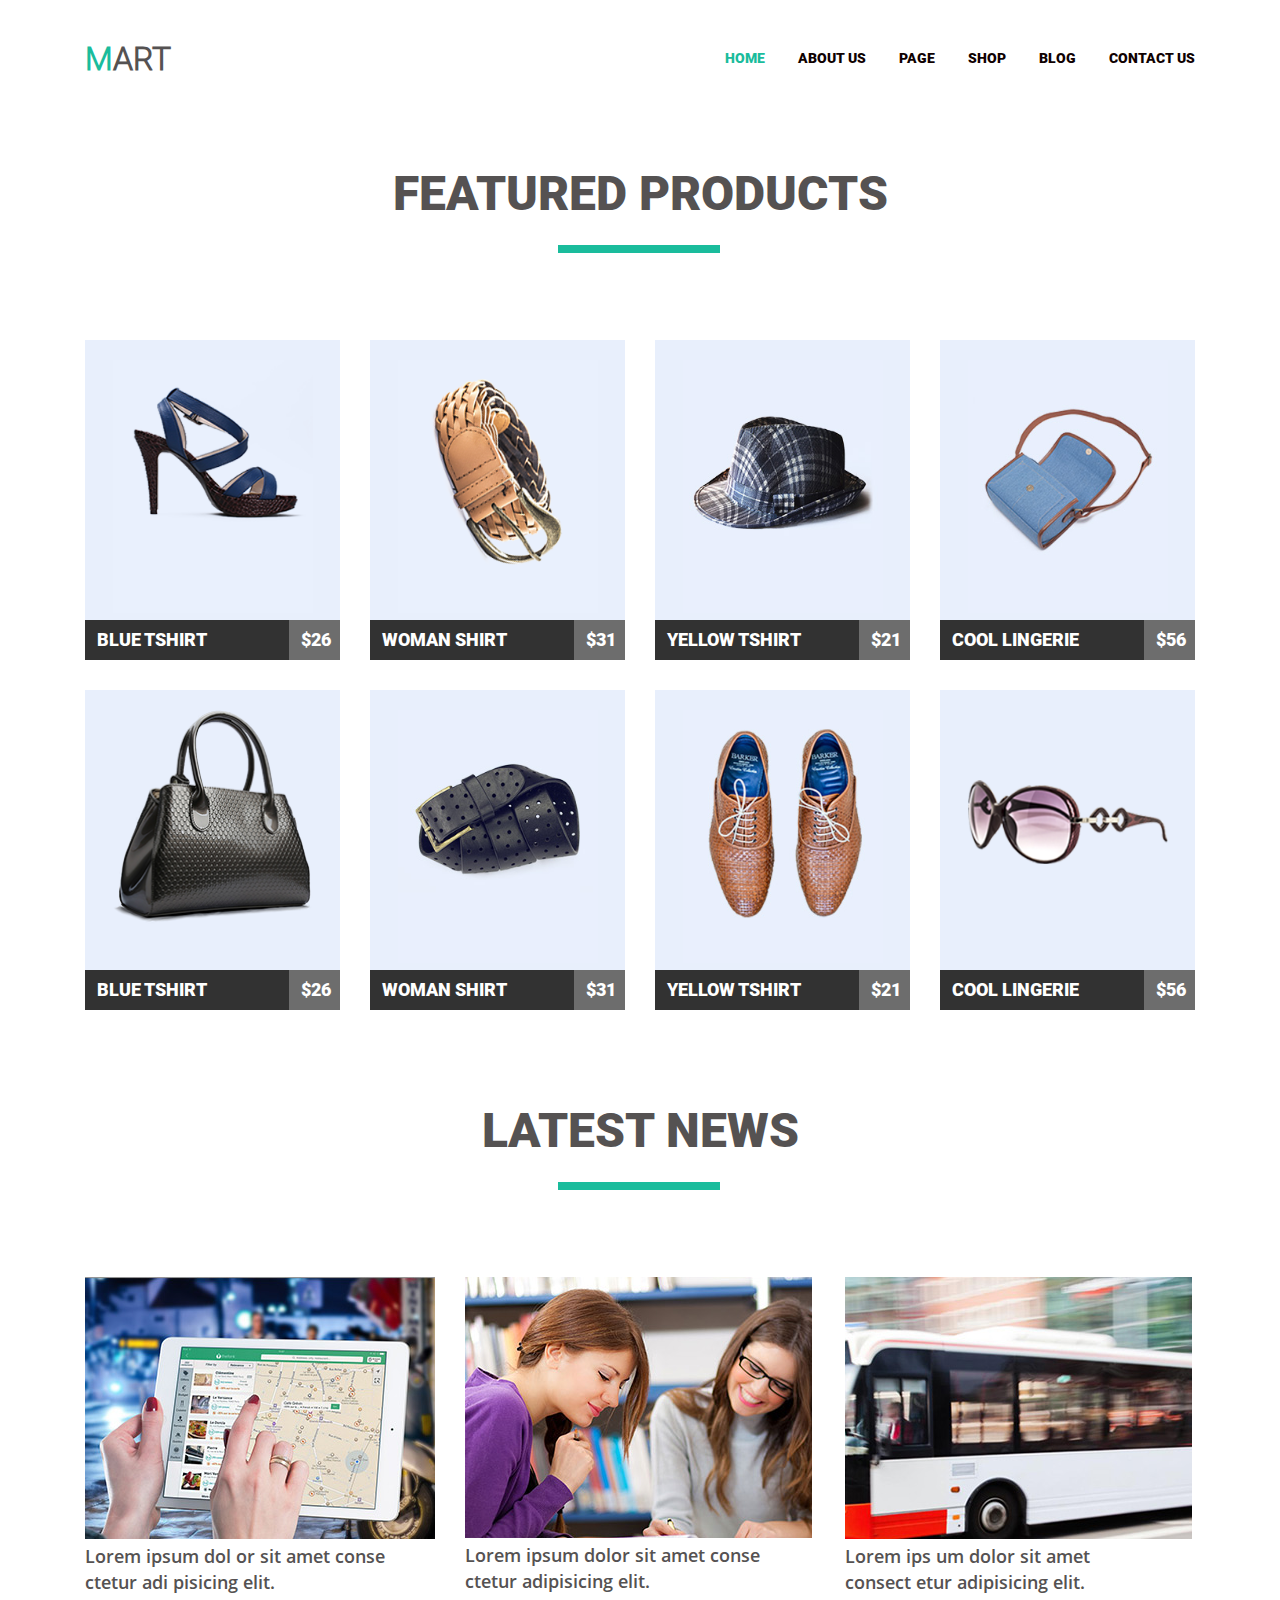
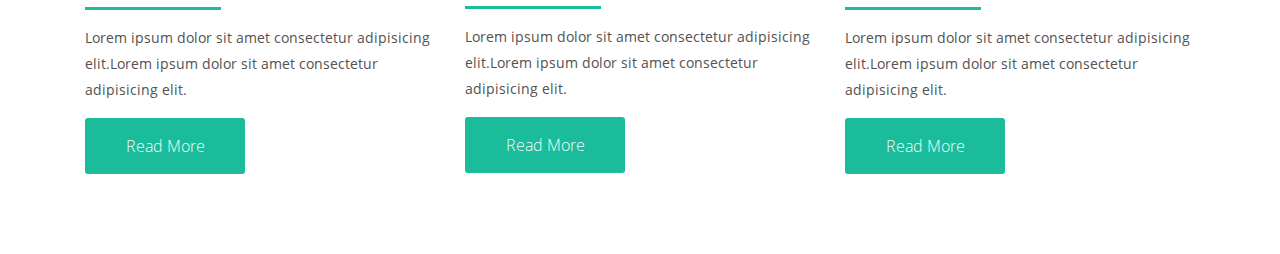
<file: module-4/index.html>
<!DOCTYPE html>
<html lang="en">

<head>
    <meta charset="UTF-8">
    <meta name="viewport" content="width=device-width, initial-scale=1.0">
    <meta http-equiv="X-UA-Compatible" content="ie=edge">
    <title>Mart</title>
    <link rel="stylesheet" href="css/style.css">
</head>

<body>
    <div class="wrapper">

        <header class="header clearfix">
            <h1 class="header-logo">
                <a class="header-link" href="#">mart</a>
            </h1>
            <nav class="header-nav">
                <ul class="header-menu clearfix">
                    <li class="header-menu__item">
                        <a class="menu-link active-link" href="#">home</a>
                    </li>
                    <li class="header-menu__item">
                        <a class="menu-link" href="#">about us</a>
                    </li>
                    <li class="header-menu__item">
                        <a class="menu-link" href="#">page</a>
                    </li>
                    <li class="header-menu__item">
                        <a class="menu-link" href="#">shop</a>
                    </li>
                    <li class="header-menu__item">
                        <a class="menu-link" href="#">blog</a>
                    </li>
                    <li class="header-menu__item">
                        <a class="menu-link" href="#">contact us</a>
                    </li>
                </ul>
            </nav>
        </header>

        <main>

            <section class="featured">

                <h2 class="section-title">featured products</h2>

                <ul class="section-list clearfix">

                    <li class="featured-list__item">
                        <div class="featured-img-wrap">
                            <img src="img/item-1.png" alt="Blue Tshirt" class="featured-img">
                        </div>
                        <div class="featured-descr">
                            <h3 class="featured-item__title">Blue Tshirt</h3>
                            <div class="fetured-item__price">$26</div>
                        </div>
                    </li>
                    <li class="featured-list__item">
                        <div class="featured-img-wrap">
                            <img src="img/item-2.png" alt="Woman Shirt" class="featured-img">
                        </div>
                        <div class="featured-descr">
                            <h3 class="featured-item__title">Woman Shirt</h3>
                            <div class="fetured-item__price">$31</div>
                        </div>
                    </li>
                    <li class="featured-list__item">
                        <div class="featured-img-wrap">
                            <img src="img/item-3.jpg" alt="Yellow Tshirt" class="featured-img">
                        </div>
                        <div class="featured-descr">
                            <h3 class="featured-item__title">Yellow Tshirt</h3>
                            <div class="fetured-item__price">$21</div>
                        </div>
                    </li>
                    <li class="featured-list__item">
                        <div class="featured-img-wrap">
                            <img src="img/item-4.jpg" alt="Cool Lingerie" class="featured-img">
                        </div>
                        <div class="featured-descr">
                            <h3 class="featured-item__title">Cool Lingerie</h3>
                            <div class="fetured-item__price">$56</div>
                        </div>
                    </li>
                    <li class="featured-list__item">
                        <div class="featured-img-wrap">
                            <img src="img/item-5.png" alt="Blue Tshirt" class="featured-img">
                        </div>
                        <div class="featured-descr">
                            <h3 class="featured-item__title">Blue Tshirt</h3>
                            <div class="fetured-item__price">$26</div>
                        </div>
                    </li>
                    <li class="featured-list__item">
                        <div class="featured-img-wrap">
                            <img src="img/item-6.jpg" alt="Woman Shirt" class="featured-img">
                        </div>
                        <div class="featured-descr">
                            <h3 class="featured-item__title">Woman Shirt</h3>
                            <div class="fetured-item__price">$31</div>
                        </div>
                    </li>
                    <li class="featured-list__item">
                        <div class="featured-img-wrap">
                            <img src="img/item-7.jpg" alt="Yellow Tshirt" class="featured-img">
                        </div>
                        <div class="featured-descr">
                            <h3 class="featured-item__title">Yellow Tshirt</h3>
                            <div class="fetured-item__price">$21</div>
                        </div>
                    </li>
                    <li class="featured-list__item">
                        <div class="featured-img-wrap">
                            <img src="img/item-8.png" alt="Cool Lingerie" class="featured-img last-img">
                        </div>
                        <div class="featured-descr">
                            <h3 class="featured-item__title">Cool Lingerie</h3>
                            <div class="fetured-item__price">$56</div>
                        </div>
                    </li>
                </ul>
            </section>

            <section class="news">

                <h2 class="section-title">Latest news</h2>

                <ul class="section-list clearfix">
                    <li class="news-list-item">
                        <div class="news-visual">
                            <img src="img/news-1.jpg" alt="News 1" class="news-img">
                        </div>
                        <h3 class="news-title">Lorem ipsum dol or sit amet conse ctetur adi pisicing elit.</h3>
                        <p class="news-content">Lorem ipsum dolor sit amet consectetur adipisicing elit.Lorem ipsum
                            dolor sit amet consectetur adipisicing elit.</p>
                        <button class="read-more">Read More</button>
                    </li>
                    <li class="news-list-item">
                        <div class="news-visual">
                            <img src="img/news-2.jpg" alt="News 2" class="news-img">
                        </div>
                        <h3 class="news-title">Lorem ipsum dolor sit amet conse ctetur adipisicing elit.</h3>
                        <p class="news-content">Lorem ipsum dolor sit amet consectetur adipisicing elit.Lorem ipsum
                            dolor sit amet consectetur adipisicing elit.</p>
                        <button class="read-more">Read More</button>
                    </li>
                    <li class="news-list-item">
                        <div class="news-visual">
                            <img src="img/news-3.jpg" alt="News 3" class="news-img">
                        </div>
                        <h3 class="news-title">Lorem ips um dolor sit amet consect etur adipisicing elit.</h3>
                        <p class="news-content">Lorem ipsum dolor sit amet consectetur adipisicing elit.Lorem ipsum
                            dolor sit amet consectetur adipisicing elit.</p>
                        <button class="read-more">Read More</button>
                    </li>
                </ul>

            </section>

        </main>
    </div>
</body>

</html>
</file>
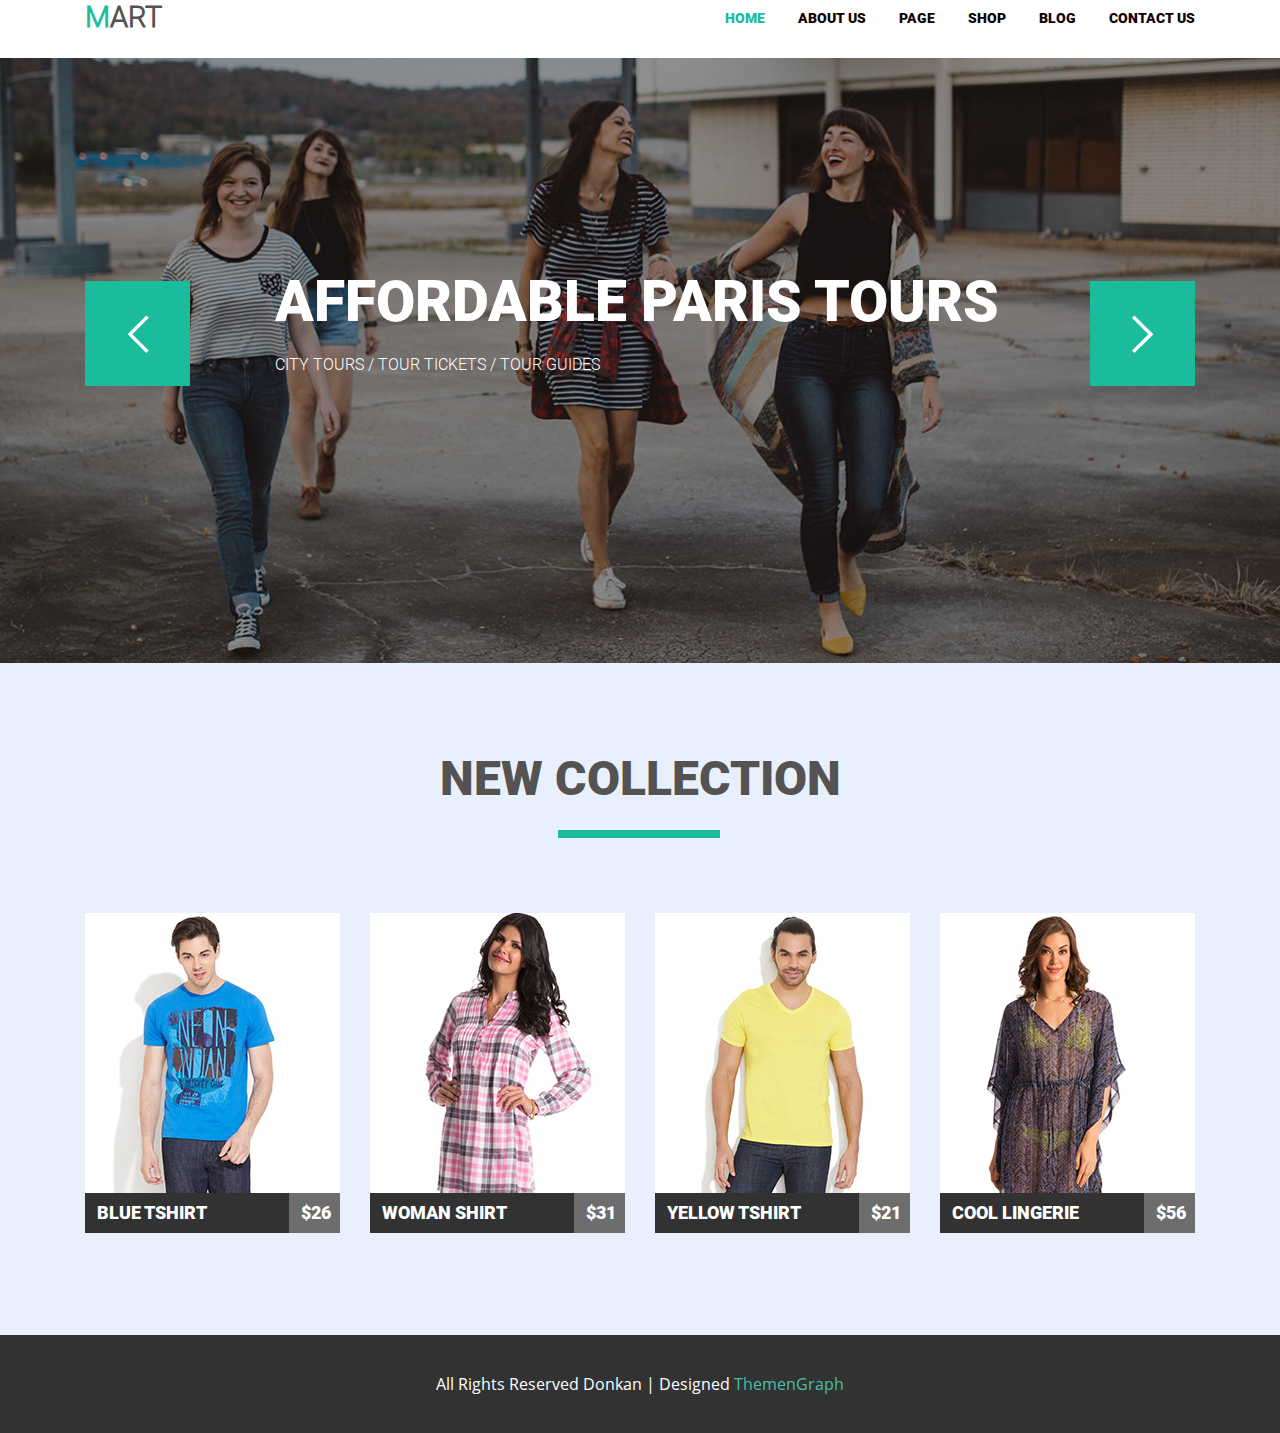
<file: module-5/index.html>
<!DOCTYPE html>
<html lang="en">

<head>
    <meta charset="UTF-8">
    <meta name="viewport" content="width=device-width, initial-scale=1.0">
    <meta http-equiv="X-UA-Compatible" content="ie=edge">
    <title>Mart</title>
    <link rel="stylesheet" href="css/style.css">
</head>

<body>

    <header class="header clearfix">
        <div class="container">
            <h1 class="header-logo">
                <a class="header-link" href="#">mart</a>
            </h1>
            <nav class="header-nav">
                <ul class="header-menu clearfix">
                    <li class="header-menu__item">
                        <a class="menu-link active-link" href="#">home</a>
                    </li>
                    <li class="header-menu__item">
                        <a class="menu-link" href="#">about us</a>
                    </li>
                    <li class="header-menu__item">
                        <a class="menu-link" href="#">page</a>
                    </li>
                    <li class="header-menu__item">
                        <a class="menu-link" href="#">shop</a>
                    </li>
                    <li class="header-menu__item">
                        <a class="menu-link" href="#">blog</a>
                    </li>
                    <li class="header-menu__item">
                        <a class="menu-link" href="#">contact us</a>
                    </li>
                </ul>
            </nav>
        </div>
    </header>

    <main>
        <!-- SLIDER -->
        <div class="slider">
            <div class="slider-image container">
                <div class="slider-control">
                    <h2 class="slider-title">affordable paris tours</h2>
                    <p class="slider-desc">city tours / tour tickets / tour guides</p>
                </div> 
            </div>
        </div>
        <!-- NEW COLLECTION -->
        <div class="collection container">
            <h2 class="collection-title">new collection</h2> 
            <ul class="collection-list clearfix">

                <li class="collection-list__item">

                    <div class="collection-img-wrap">
                        <img src="img/new-1.jpg" alt="Blue Tshirt" class="collection-img">
                        <!-- hidden content -->
                        <div class="user-panel">
                            <div class="action-box">
                                <ul class="user-option">
                                    <li class="option-fav user-option__item"></li>
                                    <li class="option-rand user-option__item"></li>
                                    <li class="option-snooze user-option__item"></li>
                                </ul>
                                <div class="user-cart">add to cart</div>
                            </div>
                        </div>
                    </div>
                    <!-- end -->
                    <div class="collection-descr">
                        <h3 class="collection-item__title">Blue Tshirt</h3>
                        <div class="collection-item__price">$26</div>
                    </div>
                </li>

                <li class="collection-list__item">
                    <div class="collection-img-wrap">
                        <img src="img/new-2.jpg" alt="Woman shirt" class="collection-img">
                        <div class="user-panel">
                            <div class="action-box">
                                <ul class="user-option">
                                    <li class="option-fav user-option__item"></li>
                                    <li class="option-rand user-option__item"></li>
                                    <li class="option-snooze user-option__item"></li>
                                </ul>
                                <div class="user-cart">add to cart</div>
                            </div>
                        </div>
                    </div>
                    <div class="collection-descr">
                        <h3 class="collection-item__title">Woman shirt</h3>
                        <div class="collection-item__price">$31</div>
                    </div>
                </li>

                <li class="collection-list__item">
                    <div class="collection-img-wrap">
                        <img src="img/new-3.jpg" alt="yellow Tshirt" class="collection-img">
                        <div class="user-panel">
                            <div class="action-box">
                                <ul class="user-option">
                                    <li class="option-fav user-option__item"></li>
                                    <li class="option-rand user-option__item"></li>
                                    <li class="option-snooze user-option__item"></li>
                                </ul>
                                <div class="user-cart">add to cart</div>
                            </div>
                        </div>
                    </div>
                    <div class="collection-descr">
                        <h3 class="collection-item__title">yellow Tshirt</h3>
                        <div class="collection-item__price">$21</div>
                    </div>
                </li>

                <li class="collection-list__item">
                    <div class="collection-img-wrap">
                        <img src="img/new-4.jpg" alt="cool lingerie" class="collection-img">
                        <div class="user-panel">
                            <div class="action-box">
                                <ul class="user-option">
                                    <li class="option-fav user-option__item"></li>
                                    <li class="option-rand user-option__item"></li>
                                    <li class="option-snooze user-option__item"></li>
                                </ul>
                                <div class="user-cart">add to cart</div>
                            </div>
                        </div>
                    </div>
                    <div class="collection-descr">
                        <h3 class="collection-item__title">cool lingerie</h3>
                        <div class="collection-item__price">$56</div>
                    </div>
                </li>
            </ul>
        </div>
    </main>
    <footer class="footer">
        <p>All Rights Reserved Donkan | Designed <span class="footer-mark">ThemenGraph</span></p>
    </footer>
</body>

</html>
</file>
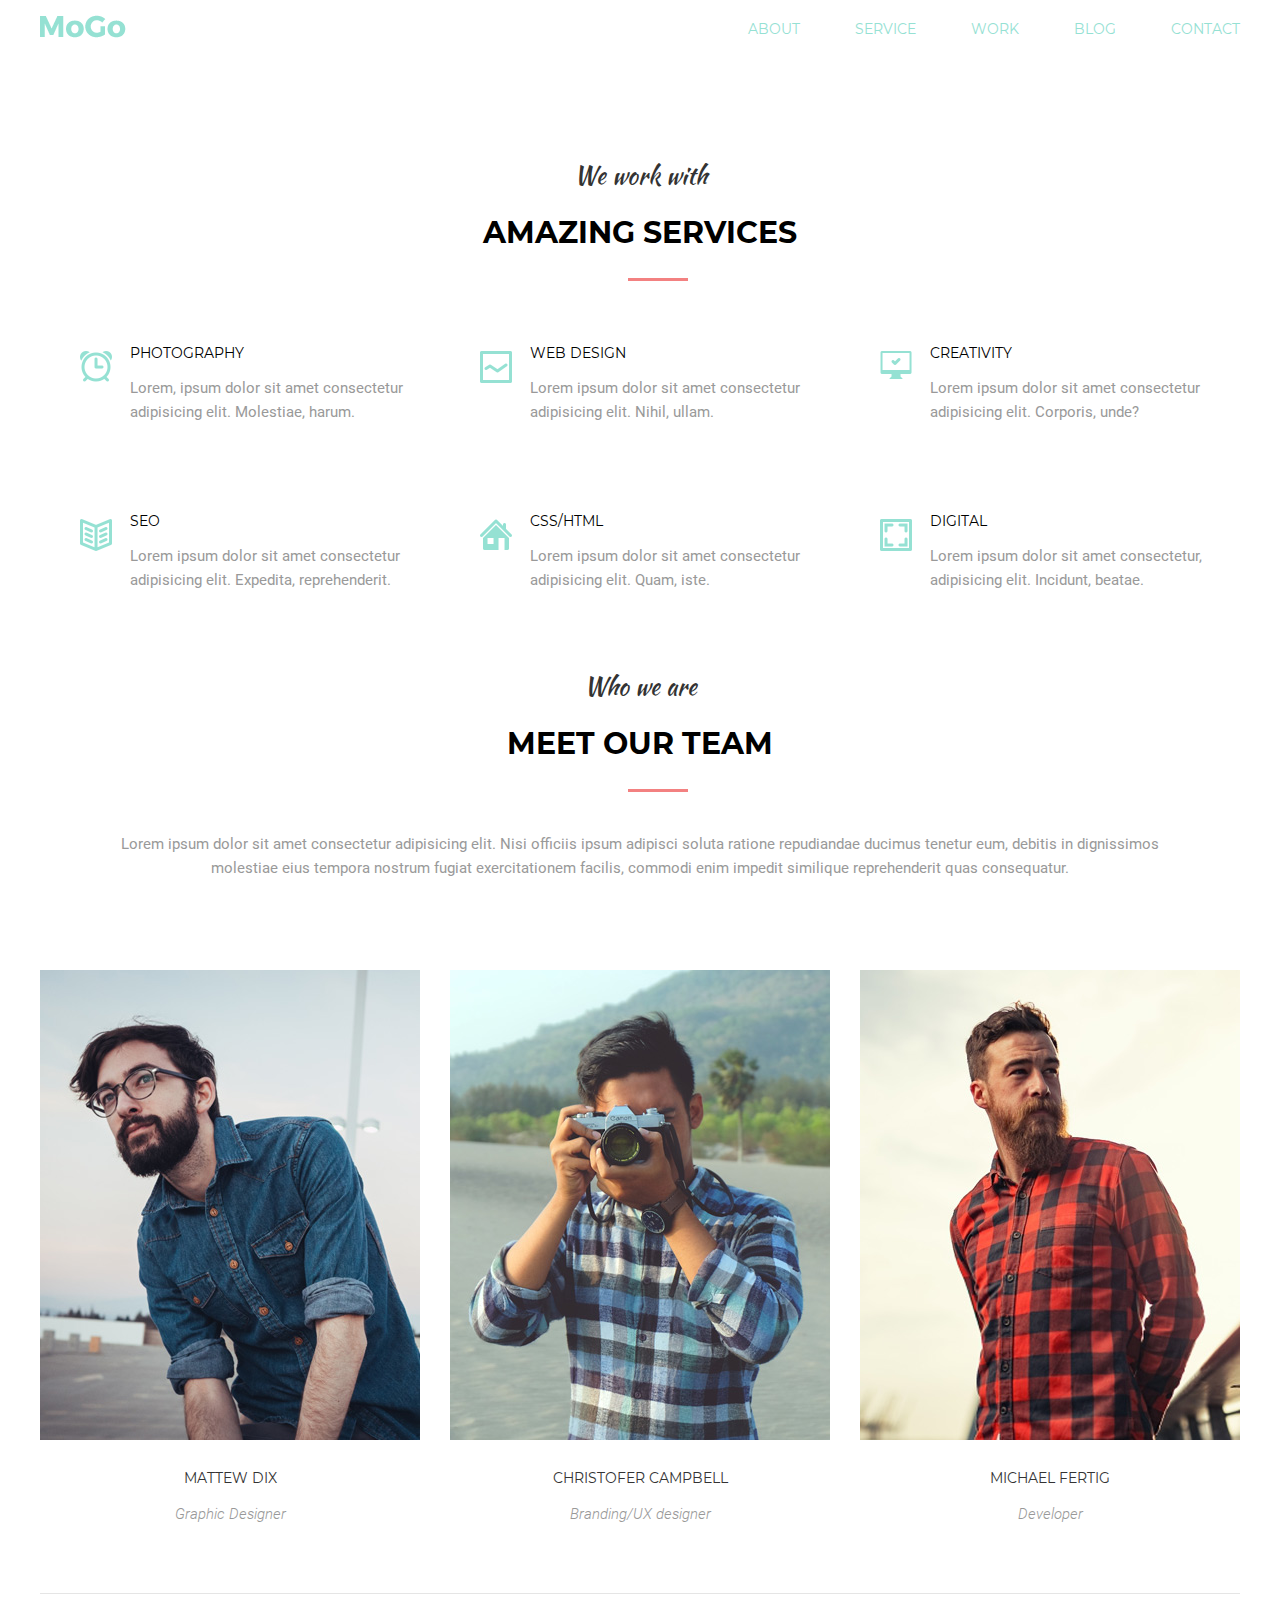
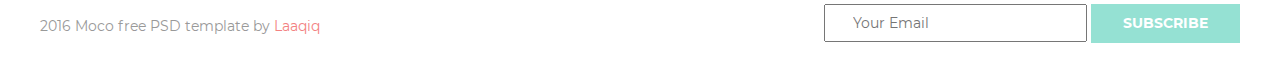
<file: module-6/index.html>
<!DOCTYPE html>
<html lang="en">

<head>
    <meta charset="UTF-8">
    <meta name="viewport" content="width=device-width, initial-scale=1.0">
    <meta http-equiv="X-UA-Compatible" content="ie=edge">
    <title>Mogo</title>
    <link rel="stylesheet" href="css/normalize.css">
    <link rel="stylesheet" href="css/style.css">
</head>

<body>

    <div class="container">
        <header class="header">
            <a class="logo" href="#">
                <img src="img/logo.png" alt="Mogo">
            </a>

            <nav class="site-nav">
                <ul class="main-list">
                    <li class="main-list__item"><a class="main-list__link" href="#">about</a></li>
                    <li class="main-list__item"><a class="main-list__link" href="#">service</a></li>
                    <li class="main-list__item"><a class="main-list__link" href="#">work</a></li>
                    <li class="main-list__item"><a class="main-list__link" href="#">blog</a></li>
                    <li class="main-list__item"><a class="main-list__link" href="#">contact</a></li>
                </ul>
            </nav>
        </header>

        <main class="main">
            <!-- SERVICE -->
            <section class="service">
                <div class="section-name">
                    <p class="section-slogan">We work with</p>
                    <h2 class="section-title">amazing services</h2>
                </div>
                <ul class="service-list">
                    <li class="service-list__item">
                        <h3 class="service-list__title">photography</h3>
                        <a href="" class="service-list__link">Lorem, ipsum dolor sit amet consectetur adipisicing elit.
                            Molestiae, harum.</a>
                    </li>
                    <li class="service-list__item">
                        <h3 class="service-list__title">web design</h3>
                        <a href="" class="service-list__link">Lorem ipsum dolor sit amet consectetur adipisicing elit.
                            Nihil, ullam.</a>
                    </li>
                    <li class="service-list__item">
                        <h3 class="service-list__title">creativity</h3>
                        <a href="" class="service-list__link">Lorem ipsum dolor sit amet consectetur adipisicing elit.
                            Corporis, unde?</a>
                    </li>
                    <li class="service-list__item">
                        <h3 class="service-list__title">seo</h3>
                        <a href="" class="service-list__link">Lorem ipsum dolor sit amet consectetur adipisicing elit.
                            Expedita, reprehenderit.</a>
                    </li>
                    <li class="service-list__item">
                        <h3 class="service-list__title">css/html</h3>
                        <a href="" class="service-list__link">Lorem ipsum dolor sit amet consectetur adipisicing elit.
                            Quam, iste.</a>
                    </li>
                    <li class="service-list__item">
                        <h3 class="service-list__title">digital</h3>
                        <a href="" class="service-list__link">Lorem ipsum dolor sit amet consectetur, adipisicing elit.
                            Incidunt, beatae.</a>
                    </li>
                </ul>
            </section>
            <!-- TEAM -->
            <section class="team">

                <div class="section-name">
                    <p class="section-slogan">Who we are</p>
                    <h2 class="section-title">meet our team</h2>
                </div>
                <p class="team-desc">Lorem ipsum dolor sit amet consectetur adipisicing elit. Nisi officiis ipsum
                    adipisci
                    soluta ratione repudiandae ducimus tenetur eum, debitis in dignissimos molestiae eius tempora
                    nostrum
                    fugiat exercitationem facilis, commodi enim impedit similique reprehenderit quas consequatur.
                </p>

                <ul class="team-list">
                    <li class="team-list__item">
                        <div class="team-list__img">
                            <!-- social box -->
                            <div class="social-box">
                                <ul class="social-list">
                                    <li class="social-list__item"><a href="#" class="social-link fb"></a></li>
                                    <li class="social-list__item"><a href="#" class="social-link tw"></a></li>
                                    <li class="social-list__item"><a href="#" class="social-link pin"></a></li>
                                    <li class="social-list__item"><a href="#" class="social-link inst"></a></li>
                                </ul>
                            </div>
                            <!-- member picture -->
                            <img class="member-pic" src="img/photo-1.jpg" alt="Our Team">
                        </div>
                        <!-- who is he -->
                        <p class="member-name">mattew dix</p>
                        <p class="member-who">Graphic Designer</p>
                    </li>

                    <li class="team-list__item">
                        <div class="team-list__img">
                            <div class="social-box">
                                <ul class="social-list">
                                    <li class="social-list__item"><a href="#" class="social-link fb"></a></li>
                                    <li class="social-list__item"><a href="#" class="social-link tw"></a></li>
                                    <li class="social-list__item"><a href="#" class="social-link pin"></a></li>
                                    <li class="social-list__item"><a href="#" class="social-link inst"></a></li>
                                </ul>
                            </div>
                            <img class="member-pic" src="img/photo-2.jpg" alt="Our Team">
                        </div>
                        <p class="member-name">christofer campbell</p>
                        <p class="member-who">Branding/UX designer</p>
                    </li>

                    <li class="team-list__item">
                        <div class="team-list__img">
                            <div class="social-box">
                                <ul class="social-list">
                                    <li class="social-list__item"><a href="#" class="social-link fb"></a></li>
                                    <li class="social-list__item"><a href="#" class="social-link tw"></a></li>
                                    <li class="social-list__item"><a href="#" class="social-link pin"></a></li>
                                    <li class="social-list__item"><a href="#" class="social-link inst"></a></li>
                                </ul>
                            </div>
                            <img class="member-pic" src="img/photo-3.jpg" alt="Our Team">
                        </div>
                        <p class="member-name">michael fertig </p>
                        <p class=" member-who">Developer</p>
                    </li>
                </ul>
            </section>
        </main>
        <!-- FOOTER -->
        <footer class="footer">
            <p class="footer-copy">2016 Moco free PSD template by <span class="mark">Laaqiq</span></p>
            <form class="subscribe" action="some_file.js">
                <input type="email" name="subscribe" id="subscribe" placeholder="Your Email">
                <input class="button" type="submit" value="subscribe">
            </form>
        </footer>
    </div>
</body>

</html>
</file>
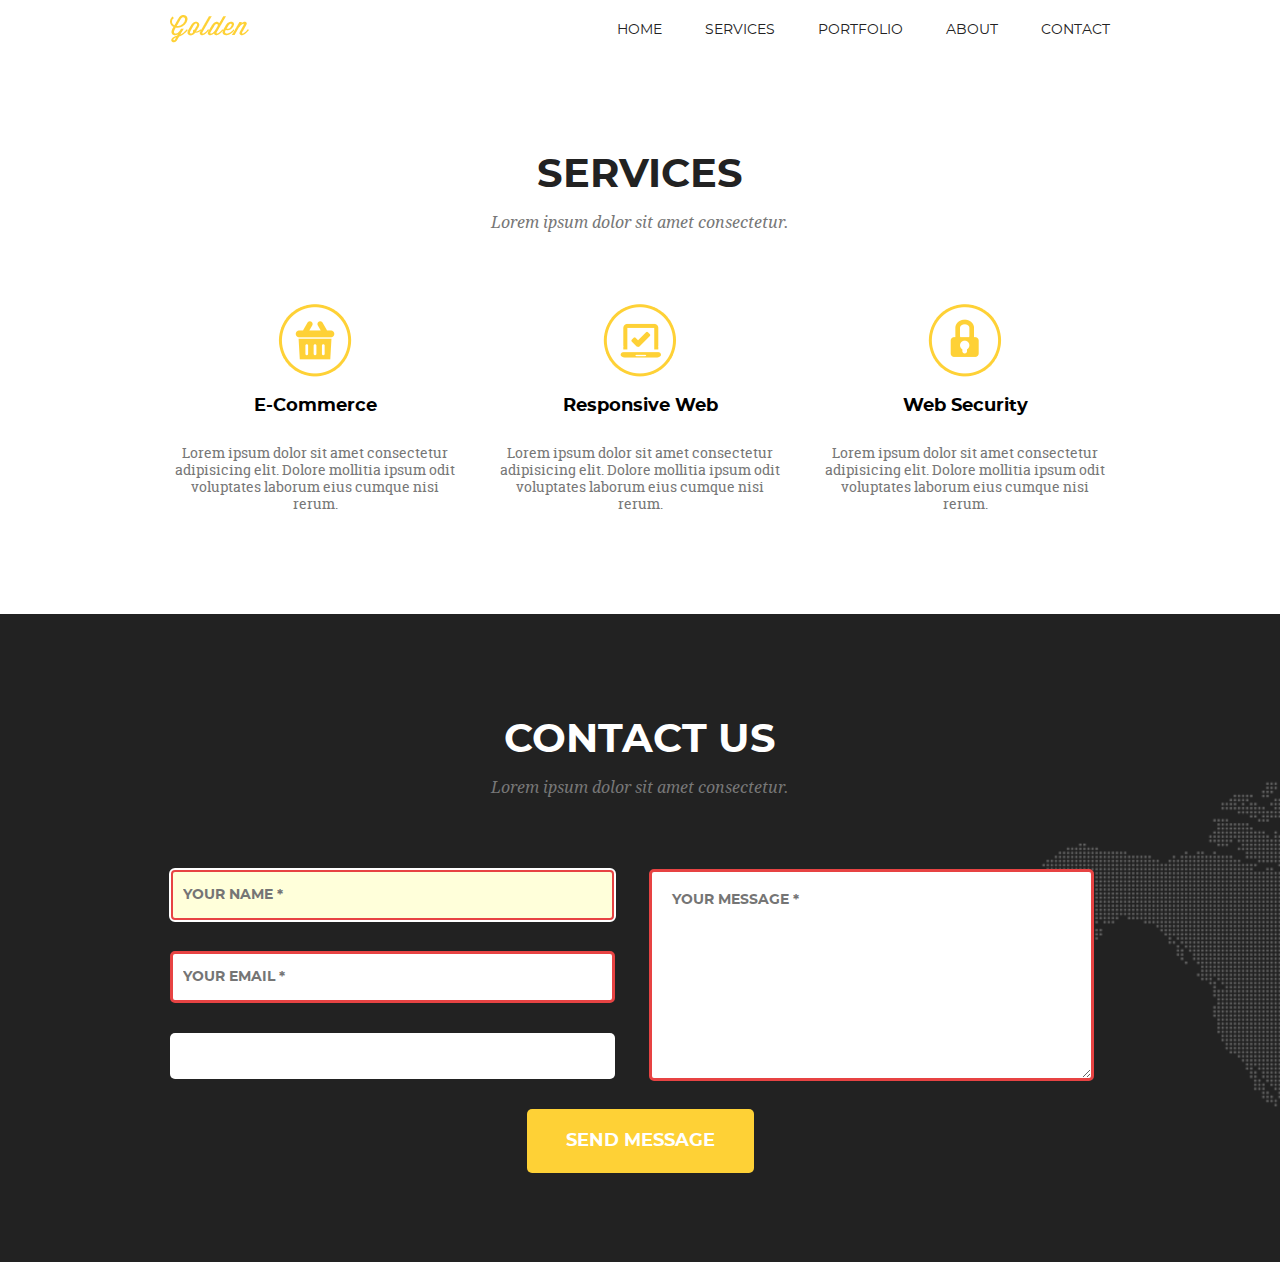
<file: module-7/index.html>
<!DOCTYPE html>
<html lang="en">

<head>
    <meta charset="UTF-8">
    <meta name="viewport" content="width=device-width, initial-scale=1.0">
    <meta http-equiv="X-UA-Compatible" content="ie=edge">
    <title>Golden</title>
    <link rel="stylesheet" href="css/normalize.css">
    <link rel="stylesheet" href="css/style.css">
</head>

<body>


    <header class="header container">
        <a class="site-link" href="#"><img class="site-logo" src="img/Logo-Treehouse.png" alt="Golden"></a> 

        <nav class="nav">
            <ul class="site-nav">
                <li class="site-nav__item"><a href="#" class="site-nav__link">home</a></li>
                <li class="site-nav__item"><a href="#" class="site-nav__link">services</a></li>
                <li class="site-nav__item"><a href="#" class="site-nav__link">portfolio</a></li>
                <li class="site-nav__item"><a href="#" class="site-nav__link">about</a></li>
                <li class="site-nav__item"><a href="#" class="site-nav__link">contact</a></li>
            </ul>
        </nav>
    </header>

    <main class="main">
        <section class="services container">
            <h2 class="section-title">services</h2>
            <p class="section-desc">Lorem ipsum dolor sit amet consectetur.</p>

            <ul class="services-list">
                <li class="services-list__item">
                    <h3 class="services-list__title">E-Commerce</h3>
                    <p class="services-list__desc">Lorem ipsum dolor sit amet consectetur adipisicing elit. Dolore
                        mollitia ipsum odit voluptates laborum eius cumque nisi rerum.</p>
                </li>
                <li class="services-list__item">
                    <h3 class="services-list__title">Responsive Web</h3>
                    <p class="services-list__desc">Lorem ipsum dolor sit amet consectetur adipisicing elit. Dolore
                        mollitia ipsum odit voluptates laborum eius cumque nisi rerum.</p>
                </li>
                <li class="services-list__item">
                    <h3 class="services-list__title">Web Security</h3>
                    <p class="services-list__desc">Lorem ipsum dolor sit amet consectetur adipisicing elit. Dolore
                        mollitia ipsum odit voluptates laborum eius cumque nisi rerum.</p>
                </li>
            </ul>
        </section>

        <section class="contact wide"> 
            <div class="section-form container">
                <h2 class="section-title">contact us</h2>
                <p class="section-desc">Lorem ipsum dolor sit amet consectetur.</p>

                <form class="contact-form">
                    <div class="form-box">
                        <input type="text" name="user_name" id="user_name" placeholder="your name *" required autofocus>
                        <input type="email" name="user_email" id="user_email" placeholder="your email *" required>
                        <input type="text" name="subject" id="subject">
                    </div>

                    <div class="form-box">
                        <textarea class="form-tarea" name="user_message" id="user_message" placeholder="your message *" required></textarea>
                    </div>

                    <button class="form-button" type="submit">send message</button> 
                </form>
            </div>
        </section> 

    </main> 

</body>

</html>
</file>
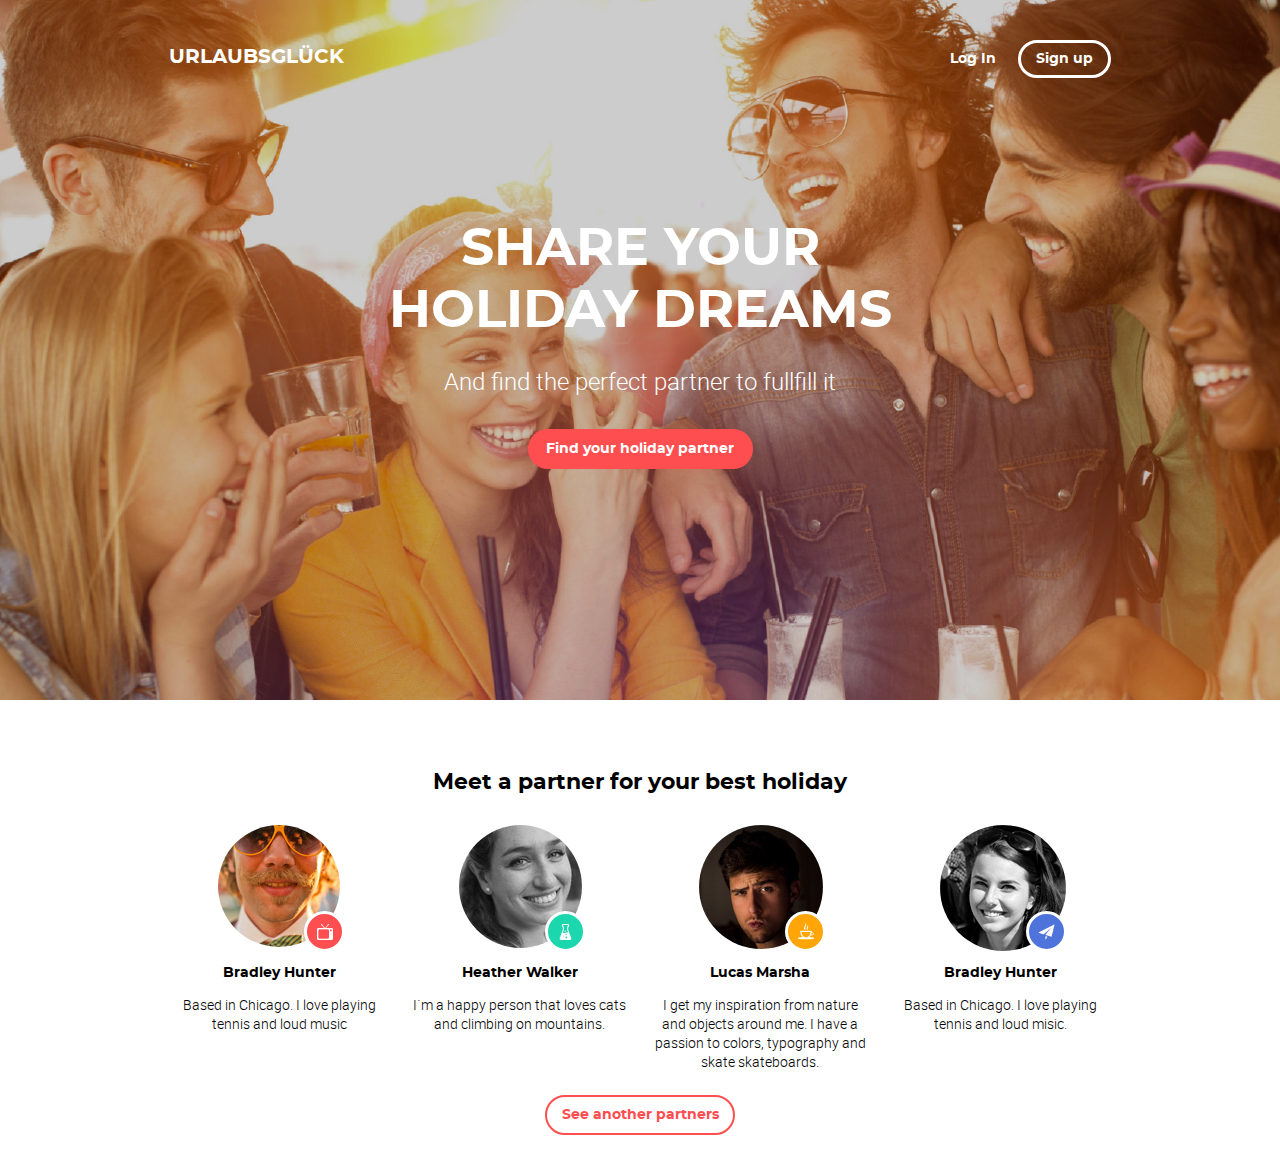
<file: module-8/index.html>
<!DOCTYPE html>
<html lang="en"> 
<head>
        <meta charset="UTF-8">
        <meta name="viewport" content="width=device-width, initial-scale=1.0">
        <meta http-equiv="X-UA-Compatible" content="ie=edge">
        <title>Share your dreams</title>
        <link rel="stylesheet" href="css/normalize.css">
        <link rel="stylesheet" href="css/style.css">
</head> 
<body> 
    
    <div class="site-background">
        <div class="container">

            <header class="header">
                <div class="header-top">

                    <form class="user-action" name="user-action " action="#">
                        <button class="user-login general-rule">Log In</button>
                        <button class="user-signup general-rule">Sign up</button>
                    </form>

                    <div class="logo">
                        <a class="logo-link" href="#">urlaubsglück</a>
                    </div>

                </div>
                <div class="header-content">
                    <h1 class="header-title">share your holiday dreams</h1>
                    <p class="header-desc">And find the perfect partner to fullfill it</p>
                    <button class="button-find general-rule">Find your holiday partner</button>
                </div>
            </header>

        </div>
    </div>

    <section class="partners container">

        <h2 class="partners-title">Meet a partner for your best holiday</h2>

        <ul class="partners-list">

            <li class="partners-list__item">
                <div class="partners-img__wrap">
                    <img src="img/face-01.jpg" alt="Bradley Hunter" class="partner-img">
                </div>
                <p class="partner-name">Bradley Hunter</p>
                <p class="partner-desc">Based in Chicago. I love playing tennis and loud music</p>
            </li>

            <li class="partners-list__item">
                <div class="partners-img__wrap">
                    <img src="img/face-03.jpg" alt="Lucas Marsha" class="partner-img">
                </div>
                <p class="partner-name">Lucas Marsha</p>
                <p class="partner-desc">I get my inspiration from nature and objects around me. I have a passion to
                    colors,
                    typography and skate skateboards.</p>
            </li>

            <li class="partners-list__item">
                <div class="partners-img__wrap">
                    <img src="img/face-02.jpg" alt="Heather Walker" class="partner-img">
                </div>
                <p class="partner-name">Heather Walker</p>
                <p class="partner-desc">I`m a happy person that loves cats and climbing on mountains.</p>
            </li>

            <li class="partners-list__item">
                <div class="partners-img__wrap">
                    <img src="img/face-04.jpg" alt="Bradley Hunter" class="partner-img">
                </div>
                <p class="partner-name">Bradley Hunter</p>
                <p class="partner-desc">Based in Chicago. I love playing tennis and loud misic. </p>
            </li>

        </ul>

        <button class="see-another general-rule">See another partners</button>

    </section> 

</body> 
</html>
</file>
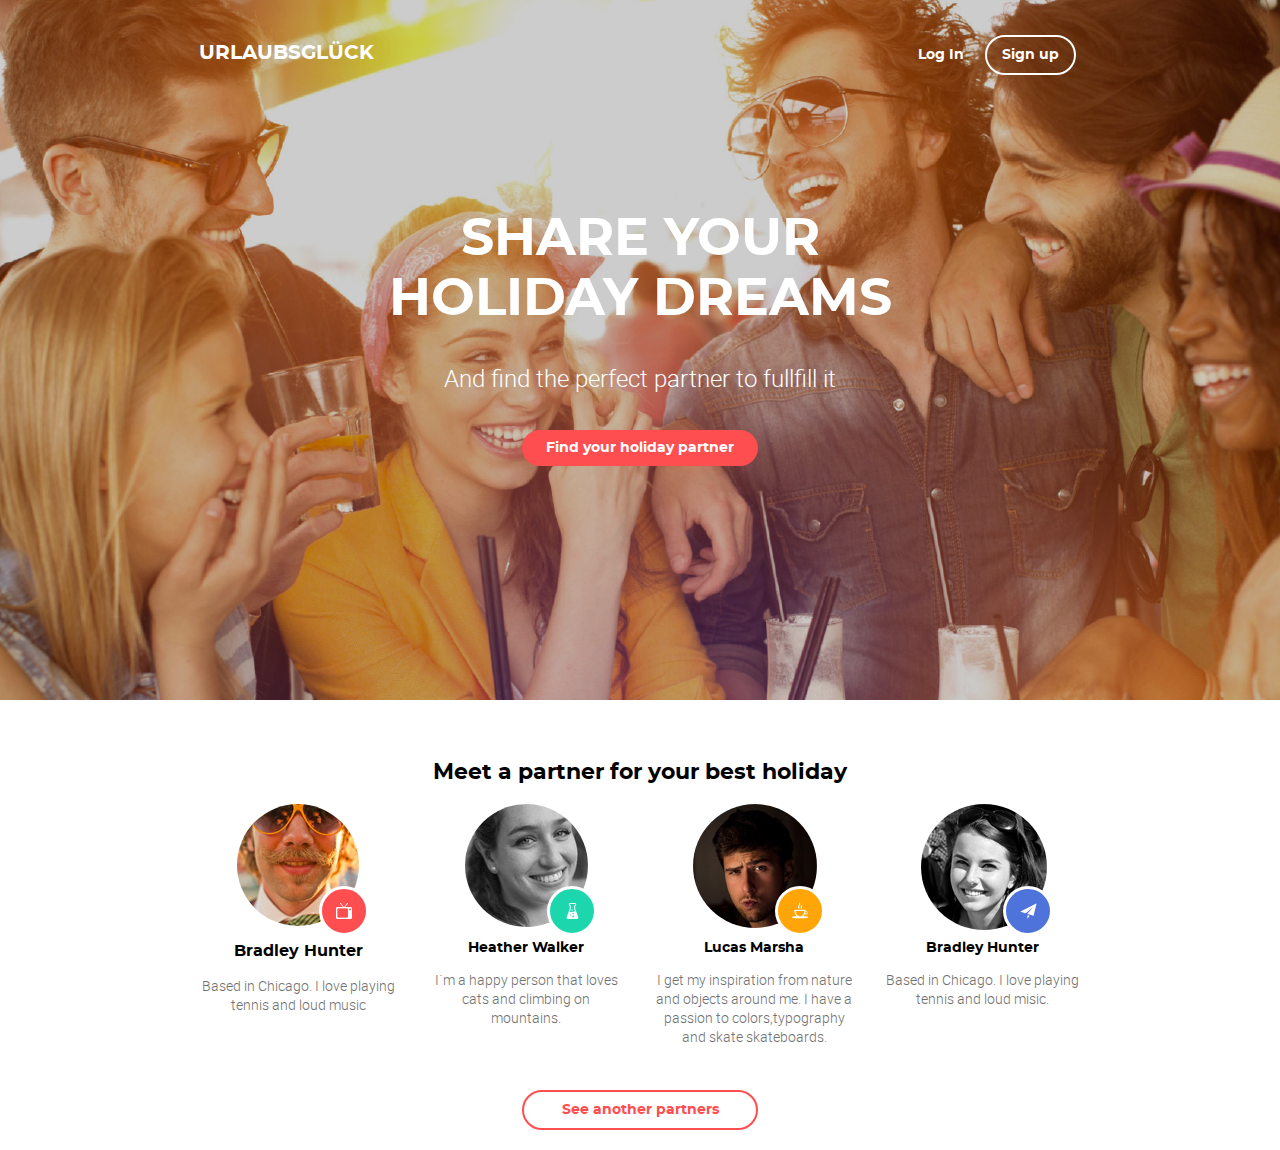
<file: module-9/index.html>
<!DOCTYPE html>
<html lang="en">

<head>
    <meta charset="UTF-8">
    <meta name="viewport" content="width=device-width, initial-scale=1.0">
    <meta http-equiv="X-UA-Compatible" content="ie=edge">
    <title>Share your dreams</title>
    <link rel="stylesheet" href="css/normalize.css">
    <link rel="stylesheet" href="css/bootstrap-grid.css">
    <link rel="stylesheet" href="css/style.css">
</head>

<body>
    <div class="wrapper"> 
        <header class="header container">

            <!--header row-1 -->
            <div class="row flex-column justify-content-center align-items-center flex-md-row justify-content-md-between align-items-md-baseline">
                <div class="user-option col-8 col-md-4  col-lg-3 order-md-1">
                    <button class="login">Log In</button>
                    <button class="register">Sign up</button>
                </div>
                <div class="header-logo col-8 col-md-4 col-lg-3 order-md-0">
                    <a href="#" class="logo">urlaubsglück</a>
                </div>
            </div>
            <!-- header row-2 -->
            <div class="header-text row flex-column align-items-center justify-content-center">
                <h1 class="header-slogan col-12 col-md-9 col-lg-7">share your holiday dreams</h1>
                <p class="header-desc col-10 col-md-7">And find the perfect partner to fullfill it</p>
                <button class="header-button col-10 col-md-4 col-lg-3">Find your holiday partner</button>
            </div>

        </header> 
    </div>

    <section class="partner container">

        <div class="row justify-content-center">
            
            <h2 class="partner-title col-12">Meet a partner for your best holiday</h2>

            <div class="col-md-8 col-lg-12">
                <ul class="partner-list row justify-content-center justify-content-md-around">

                    <li class="partner-list__item col-10 col-md-5 col-lg-3 order-0">
                        <div class="face-wrap">
                            <img src="img/face-01.jpg" alt="Bradley Hunter" class="partner-face">
                        </div>
                        <p class="partner name">Bradley Hunter</p>
                        <p class="partner-about">Based in Chicago. I love playing tennis and loud music</p>

                    </li>

                    <li class="partner-list__item col-10 col-md-5 col-lg-3 order-md-2">
                        <div class="face-wrap">
                            <img src="img/face-03.jpg" alt="Lucas Marsha" class="partner-face">
                        </div>
                        <p class="partner-name">Lucas Marsha</p>
                        <p class="partner-about">I get my inspiration from nature and objects around me. I have a
                            passion to
                            colors,typography and skate skateboards.</p>
                    </li>

                    <li class="partner-list__item col-10 col-md-5 col-lg-3 order-md-1">
                        <div class="face-wrap">
                            <img src="img/face-02.jpg" alt="Heather Walker" class="partner-face">
                        </div>
                        <p class="partner-name">Heather Walker</p>
                        <p class="partner-about">I`m a happy person that loves cats and climbing on mountains.</p>
                    </li>

                    <li class="partner-list__item col-10 col-md-5 col-lg-3 order-3">
                        <div class="face-wrap">
                            <img src="img/face-04.jpg" alt="" class="partner-face">
                        </div>
                        <p class="partner-name">Bradley Hunter</p>
                        <p class="partner-about">Based in Chicago. I love playing tennis and loud misic.</p>
                    </li> 
                </ul>
            </div>
        </div> 
        <div class="row justify-content-center">
            <button class="more col-12 col-md-3">See another partners</button> 
        </div>
    </section>


</body>

</html>
</file>
<file: module-10/css/style.css>
:root {
  --main-color: #95e1d3;
  --text-color: #999;
  --title-color: #333;
  --decor-color: #f38181;
  --social-background: #fce38a;
  --social-gradient: linear-gradient(
    to top,
    rgba(252, 227, 138, 0.5) 0%,
    rgba(243, 129, 129.5) 100%
  );
  --header-gradient: linear-gradient(
    360deg,
    rgba(252, 227, 138, 0.9) 0%,
    rgba(243, 129, 129, 0.9) 100%
  );
}
@font-face {
  font-family: "RobotoReg";
  src: url(../fonts/Roboto/Roboto-Regular.ttf);
}
@font-face {
  font-family: "RobotoLI";
  src: url(../fonts/Roboto/Roboto-LightItalic.ttf);
}
@font-face {
  font-family: "MontReg";
  src: url(../fonts/Montserrat/Montserrat-Regular.ttf);
}
@font-face {
  font-family: "MontBold";
  src: url(../fonts/Montserrat/Montserrat-Bold.ttf);
}
@font-face {
  font-family: "Kaushan";
  src: url(../fonts/Kaushan_Script/KaushanScript-Regular.ttf);
}
.container {
  width: 1200px;
  margin: 0 auto;
  padding: 0;
  position: relative;
  z-index: 1;
}
.wrapper {
  margin: auto;
  background: url(../img/background-min.png) no-repeat;
  background-size: cover;
  min-height: 1000px;
  position: relative;
}
@media (-webkit-min-device-pixel-ratio: 2),
  (-o-min-device-pixel-ratio: 2/1),
  (min-resolution: 192dpi),
  (min-resolution: 2dppx) {
  .wrapper {
    background: url(../img/background@2x-min.png) no-repeat;
    background-size:cover;
  }
}
.wrapper::before {
  position: absolute;
  content: "";
  width: 100%;
  height: 100%;
  background-image: var(--header-gradient);
  z-index: 1;
}

/* HEADER */
.header-top,
.footer {
  display: -webkit-box;
  display: -ms-flexbox;
  display: flex;
  margin-bottom: 140px;
}
/* LOGO */
.header__logo {
  display: block;
  padding-top: 15px;
  text-decoration: none;
  color: #fff;
  font: 30px "MontBold", sans-serif;
}
/* MENU =>>>>>>>>>>>*/
.header-nav {
  margin-left: auto;
}
.header-list,
.service-list,
.team-list {
  display: -webkit-box;
  display: -ms-flexbox;
  display: flex;
  list-style: none;
}
.header-list__item:not(:last-child) {
  margin-right: 50px;
}
.header-list__link {
  display: block;
  text-decoration: none;
  text-transform: uppercase;
  font: 14px/17px "MontReg", "Arial", sans-serif;
  color: #fff;
  padding: 5px 0;
  border-bottom: 3px solid transparent;
}
.header-list__link:hover:not(.header-list__link--nob) {
  color: var(--social-background);
  border-bottom: 3px solid var(--social-background);
}
.header-list--icon {
  position: relative;
  top: -3px;
  fill: #fff;
}
.header-list__link:hover .header-list--icon {
  fill: var(--social-background);
}
.header-bottom--link {
  display: inline-block;
  text-decoration: none;
  color: inherit;
  text-transform: uppercase;
  color: #fff;
  font: 14px/17px "MontBold", sans-serif;
  padding: 10px 30px;
  border: 2px solid #fff;
}
.header-bottom .section-slogan--big {
  margin-bottom: 40px;
  font-size: 72px;
  line-height: 87px;
  color: #fff;
}
.header-bottom .section-title--big {
  font-size: 150px;
  line-height: 140px;
  margin: 0 auto 107px;
  width: 90%;
  color: #fff;
}

/* MAIN SECTION  */
.header .main {
  margin-bottom: 52px;
}

/* SECTION SERVICE */

/* common rule for title section  */
.section-name {
  text-align: center;
  position: relative;
  margin-bottom: 70px;
}
.service .section-name::before,
.tean .section-name::before {
  content: "";
  position: absolute;
  bottom: -30px;
  left: 49%;
  width: 60px;
  height: 3px;
  background-color: var(--decor-color);
}
.section-slogan {
  font: 24px/29px "Kaushan", serif;
  color: var(--title-color);
}
.section-title {
  font: 30px/36px "MontBold", sans-serif;
  text-transform: uppercase;
}

/* SERVICES LIST */
.service-list {
  -ms-flex-wrap: wrap;
  flex-wrap: wrap;
  -webkit-box-pack: justify;
  -ms-flex-pack: justify;
  justify-content: space-between;
  padding: 10px;
  margin: 0;
}
.service-list__item {
  width: 380px;
  padding-left: 80px;
  -webkit-box-sizing: border-box;
  box-sizing: border-box;
}
.service-list__item:not(:nth-last-child(-n + 3)) {
  margin-bottom: 75px;
}
.service-list__title {
  font: 14px/17px "MontReg", "Arial", sans-serif;
  text-transform: uppercase;
}
.service-list__link {
  font: 15px/24px "RobotoReg", sans-serif;
  text-decoration: none;
  color: var(--text-color);
}
.service-list__link:hover {
  color: var(--title-color);
}
.service-list__item:nth-child(1) {
  background: url(../img/svg_icon/ALARM.svg) no-repeat 30px 20px;
}
.service-list__item:nth-child(2) {
  background: url(../img/svg_icon/LINE_GRAPH.svg) no-repeat 30px 20px;
}
.service-list__item:nth-child(3) {
  background: url(../img/svg_icon/COMPUTER.svg) no-repeat 30px 20px;
}
.service-list__item:nth-child(4) {
  background: url(../img/svg_icon/BOOK.svg) no-repeat 30px 20px;
}
.service-list__item:nth-child(5) {
  background: url(../img/svg_icon/HOME.svg) no-repeat 30px 20px;
}
.service-list__item:nth-child(6) {
  background: url(../img/svg_icon/IMAGE.svg) no-repeat 30px 20px;
}

/* SECTION TEAM */
.team {
  margin-top: 70px;
}
.team-desc {
  font: 15px/24px "RobotoReg", sans-serif;
  color: var(--text-color);
  text-align: center;
  padding: 0 70px;
  margin-bottom: 90px;
}
.team-list {
  -webkit-box-pack: justify;
  -ms-flex-pack: justify;
  justify-content: space-between;
  padding: 0;
  margin: 0;
}
.team-list__item {
  width: 380px;
  text-align: center;
}
.team-list__img {
  background-color: var(--main-color);
  height: 470px;
  position: relative;
}
/* MEMBER */
.team-list__face {
  display: block;
  -webkit-transition: all 200ms linear;
  -o-transition: all 200ms linear;
  transition: all 200ms linear;
}
.member-name {
  font: 14px/17px "MontReg", "Arial", sans-serif;
  text-transform: uppercase;
  color: var(--title-color);
  padding: 0;
  margin: 30px 0 0 0;
}
.member-who {
  font: 15px/24px "RobotoLI", sans-serif;
  color: var(--text-color);
}
/* MODAL WINDOW SOCIAL BOX */
.social-box {
  position: absolute;
  z-index: 10;
  background-image: var(--social-gradient);
  width: 100%;
  height: 100%;
  display: -webkit-box;
  display: -ms-flexbox;
  display: flex;
  -webkit-box-pack: center;
  -ms-flex-pack: center;
  justify-content: center;
  -webkit-box-align: center;
  -ms-flex-align: center;
  align-items: center;
  opacity: 0;
  -webkit-transition: all 200ms linear;
  -o-transition: all 200ms linear;
  transition: all 200ms linear;
}
.social-list {
  list-style: none;
  display: -webkit-box;
  display: -ms-flexbox;
  display: flex;
  -webkit-transform: scale(0);
  -ms-transform: scale(0);
  transform: scale(0);
  -webkit-transition: -webkit-transform 0.2s linear;
  transition: -webkit-transform 0.2s linear;
  -o-transition: transform 0.2s linear;
  transition: transform 0.2s linear;
  transition: transform 0.2s linear, -webkit-transform 0.2s linear;
}
.social-list__item {
  -webkit-box-sizing: border-box;
  box-sizing: border-box;
  width: 57px;
  height: 57px;
  margin: 0 1px;
  background-color: var(--social-background);
}

.social-list--icon {
  width: 32px;
  height: 32px;
  position: relative;
  top: 12px;
  fill: var(--decor-color);
}

/* HOVER SOCIAL BOX  */
.team-list__img:hover .social-box {
  opacity: 1;
  -webkit-transform: translate(-10px, -10px);
  -ms-transform: translate(-10px, -10px);
  transform: translate(-10px, -10px);
  -webkit-transition: all 200ms linear;
  -o-transition: all 200ms linear;
  transition: all 200ms linear;
}
.team-list__img:hover .team-list__face {
  -webkit-transform: translate(-10px, -10px);
  -ms-transform: translate(-10px, -10px);
  transform: translate(-10px, -10px);
  -webkit-transition: all 200ms linear;
  -o-transition: all 200ms linear;
  transition: all 200ms linear;
}
.team-list__img:hover .social-list {
  -webkit-transform: scale(1);
  -ms-transform: scale(1);
  transform: scale(1);
  -webkit-transition: -webkit-transform 0.2s linear;
  transition: -webkit-transform 0.2s linear;
  -o-transition: transform 0.2s linear;
  transition: transform 0.2s linear;
  transition: transform 0.2s linear, -webkit-transform 0.2s linear;
}
.social-list__item:hover {
  background-color: var(--decor-color);
}
.social-list__item:hover .social-list--icon {
  fill: #fff;
}
/* FOOTER */
.footer {
  border-top: 1px solid #e5e5e5;
  padding: 10px 0;
  -webkit-box-pack: justify;
  -ms-flex-pack: justify;
  justify-content: space-between;
  font: 14px/17px "MontReg", "Arial", sans-serif;
  color: var(--text-color);
  margin-bottom: 10px;
}
.mark {
  color: var(--decor-color);
}
[type="email"] {
  padding: 9px 27px;
}
.footer-button {
  text-transform: uppercase;
  border: none;
  background-color: var(--main-color);
  padding: 11px 32px;
  font: 14px/17px "MontBold", sans-serif;
  color: white;
}
</file>
<file: module-3/css/style.css>
body {
  font: 14px/24px "Playfair Display", serif;
  color: #626262;
}
.container {
  width: 900px;
  margin: 0 auto;
}
/* HEADER */
.header {
  margin-bottom: 95px;
}
.header-list {
  list-style: none;
  padding: 0;
  text-align: center;
}
.header-list__item {
  display: inline-block;
}
.header-list__item:not(:last-child) {
  margin-right: 100px;
}
.active-item {
  color: #03a9f4;
}
.header-list__link {
  text-decoration: none;
  color: inherit;
  text-transform: uppercase;
}
/* MAIN */
.main-list {
  list-style: none;
  overflow: hidden;
  padding: 0;
}
.main-list__item {
  float: left;
  width: 420px;
}
.main-list__item:not(:nth-child(2n + 2)) {
  margin-right: 50px;
  margin-bottom: 85px;
}
.main-list__item:nth-child(5) {
  margin-bottom: 0;
}
.main-list__img {
  width: 100%;
}
.main-list__label {
  font: 14px/17px "Ubuntu", sans-serif;
  text-transform: uppercase;
  color: #c7c1b6;
  padding: 10px 5px 0;
}
.main-list__title {
  font-size: 30px;
  line-height: 36px;
}
.main-button {
  display: block;
  cursor: pointer;
  color: inherit;
  font: 20px/24px "Playfair Display", serif;
  padding: 20px 35px;
  background: none;
  border: 1px solid #626262;
  margin: auto;
}
</file>
<file: module-4/css/style.css>
:root {
  --product-bg: #e8effc;
  --product-price: #ffffff4a;
  --product-desc: #323232;
  --main-color: #1abc9c;
  --font-color: #555252;
}
@font-face {
  font-family: "RobotoLight";
  src: url(../fonts/Roboto-Light.ttf);
}
@font-face {
  font-family: "RobotoBlack";
  src: url(../fonts/Roboto-Black.ttf);
}
@font-face {
  font-family: "OpenSansSemi";
  src: url(../fonts/OpenSans-SemiBold.ttf);
}
@font-face {
  font-family: "OpenSansReg";
  src: url(../fonts/OpenSans-Regular.ttf);
}
@font-face {
  font-family: "OpenSansLight";
  src: url(../fonts/OpenSans-Light.ttf);
}
* {
  margin: 0;
  padding: 0;
  box-sizing: border-box;
}
.clearfix::after {
  content: "";
  display: table;
  clear: both;
}
.wrapper {
  width: 1110px;
  margin: 0 auto;
  padding: 40px 0 80px;
  color: var(--font-color);
}
/* HEADER */
.header {
  margin-bottom: 100px;
}
.header-logo {
  float: left;
}
.header-link {
  text-decoration: none;
  text-transform: uppercase;
  display: block;
  color: inherit;
  font-family: "RobotoLight", sans-serif;
}
.header-link::first-letter {
  color: var(--main-color);
}
.header-nav {
  float: right;
}
.header-menu {
  list-style: none;
  font-size: 0;
  padding: 10px 0;
}
.header-menu__item {
  float: left;
}
.header-menu__item:not(:last-child) {
  margin-right: 33px;
}
.menu-link {
  font: 14px "RobotoBlack", Arial, sans-serif;
  text-transform: uppercase;
  color: #0f0101;
  text-decoration: none;
}
.active-link {
  color: var(--main-color);
}
/* SECTION FEATURED */
.featured {
  margin-bottom: 75px;
}
/* TITLE */
.section-title {
  position: relative;
  text-transform: uppercase;
  font: 48px/32px "RobotoBlack", sans-serif;
  text-align: center;
  margin-bottom: 130px;
}
.section-title::before {
  content: "";
  position: absolute;
  bottom: -43px;
  left: 42.6%;
  width: 162px;
  height: 8px;
  background-color: var(--main-color);
}
/* PRODUCT LIST  */
.section-list {
  list-style: none;
}
.featured-list__item {
  float: left;
  width: 255px;
  margin: 0 30px 30px 0;
}
.featured-list__item:nth-child(4n + 4) {
  margin-right: 0;
}
/* PRODUCT IMAGE */
.featured-img-wrap {
  height: 280px;
  background-color: var(--product-bg);
  text-align: center;
  padding-top: 20px;
  overflow: hidden;
}
.featured-img {
  width: 200px;
}
.last-img {
  padding-top: 70px;
}
/* PRODUCT DESCRIPTION */
.featured-descr {
  background-color: var(--product-desc);
  font-size: 0;
  color: #fff;
  text-transform: uppercase;
}
.featured-item__title,
.fetured-item__price {
  display: inline-block;
  font: 18px/32px "RobotoBlack", sans-serif;
  padding: 4px 12px;
}
.featured-item__title {
  width: 80%;
}
.fetured-item__price {
  width: 20%;
  text-align: center;
  background-color: var(--product-price);
}
/* PRODUCT HOVER */
.featured-list__item:hover .featured-descr {
  background-color: var(--main-color);
}
/* SECTION NEWS */
.news-list-item {
  float: left;
  width: 350px;
}
.news-list-item:not(:last-child) {
  margin-right: 30px;
}
.news-title {
  font: 18px/26px "OpenSansSemi", sans-serif;
  position: relative;
  margin-bottom: 30px;
  padding-right: 35px;
}
.news-title::before {
  content: "";
  position: absolute;
  bottom: -15px;
  left: 0;
  width: 136px;
  height: 3px;
  background-color: var(--main-color);
}
.news-content {
  font: 14px/26px "OpenSansReg", sans-serif;
  margin-bottom: 15px;
}
.read-more {
  display: block;
  cursor: pointer;
  background-color: var(--main-color);
  border: none;
  color: #f3fbf9;
  width: 160px;
  border-radius: 3px;
  padding: 15px 0;
  font: 16px/26px "OpenSansLight", sans-serif;
}
</file>
<file: module-5/css/style.css>
:root {
  --product-price: #ffffff4a;
  --product-desc: #323232;
  --main-color: #1abc9c;
  --font-color: #555252;
}
@font-face {
  font-family: "RobotoLight";
  src: url(../fonts/Roboto-Light.ttf);
}
@font-face {
  font-family: "RobotoBlack";
  src: url(../fonts/Roboto-Black.ttf);
}
@font-face {
  font-family: "OpenSansReg";
  src: url(../fonts/OpenSans-Regular.ttf);
}
* {
  margin: 0;
  padding: 0;
  box-sizing: border-box;
}
body {
  color: var(--font-color);
  font-family: "RobotoBlack", sans-serif;
  background-color: #e9f0fd;
}
.clearfix::after {
  content: "";
  display: table;
  clear: both;
}
.container {
  width: 1110px;
  margin: 0 auto;
}
/* HEADER */
.header {
  padding-bottom: 22px;
  background-color: #fff;
}
.header-logo {
  float: left;
  font-size: 29px;
}
.header-link {
  text-decoration: none;
  text-transform: uppercase;
  display: block;
  color: inherit;
  font-family: "RobotoLight", sans-serif;
}
.header-link::first-letter {
  color: var(--main-color);
}
.header-nav {
  float: right;
}
.header-menu {
  list-style: none;
  font-size: 0;
  padding: 10px 0;
}
.header-menu__item {
  float: left;
}
.header-menu__item:not(:last-child) {
  margin-right: 33px;
}
.menu-link {
  font-size: 14px;
  text-transform: uppercase;
  color: #0f0101;
  text-decoration: none;
}
.active-link {
  color: var(--main-color);
}
/* SLIDER */
.slider {
  background: url(../img/slider.png) no-repeat center;
  background-size: cover;
  height: 605px;
  padding-top: 210px;
  position: relative;
  margin-bottom: 100px;
}
.slider::before {
  content: "";
  position: absolute;
  top: 0;
  bottom: 0;
  left: 0;
  right: 0;
  background: #00000063;
}
.slider-control {
  width: 730px;
  margin: auto;
  position: relative;
}
.slider-control::before,
.slider-control::after {
  content: "";
  display: block;
  width: 105px;
  height: 105px;
  position: absolute;
  bottom: -12px;
}
 
.slider-control::before {
  left: -190px;
  background: var(--main-color) url(../img/arrow-left.png) no-repeat center;
}
.slider-control::after {
  right: -190px;
  background: var(--main-color) url(../img/arrow-right.png) no-repeat center;
}
.slider-title,
.slider-desc {
  text-transform: uppercase;
  color: #fff;
}
.slider-title {
  font-size: 57px;
  margin-bottom: 20px;
}
.slider-desc {
  font-family: serif;
  font-family: "RobotoLight", sans-serif;
  text-align-last: left;
}

/* NEW COLLECTION */
.collection{
  margin-bottom: 72px;
}
.collection-title {
  position: relative;
  text-transform: uppercase;
  font-size: 48px;
  line-height: 32px;
  text-align: center;
  margin-bottom: 118px;
}
.collection-title::before {
  content: "";
  position: absolute;
  bottom: -43px;
  left: 42.6%;
  width: 162px;
  height: 8px;
  background-color: var(--main-color);
}
/* COLLECTION LIST  */
.collection-list {
  list-style: none;
}
.collection-list__item {
  float: left;
  width: 255px;
  margin: 0 30px 30px 0;
  transition: all 0.5s;
}
.collection-list__item:nth-child(4n + 4) {
  margin-right: 0;
}
/* PRODUCT IMAGE */
.collection-img-wrap {
  height: 280px;
  text-align: center;
  overflow: hidden;
  position: relative;
}

/* USER PANEL will show when user hover */
.user-panel {
  position: absolute;
  background-color: #292929ab;
  transition: all 0.5s ease-in-out;
  transform: translateY(110%);
  top: 5px;
  bottom: 5px;
  left: 5px;
  right: 5px;
}
.action-box {
  width: 165px;
  margin: 33% auto;
}
.user-option {
  list-style: none;
  transform: translateX(100%);
  transition: all 1s ease-in-out;
  margin-bottom: 6px;
}
.user-option__item {
  display: inline-block;
  width: 50px;
  height: 50px;
  border: 1px solid #fff;
}
.option-fav {
  background: url(../img/heart.png) no-repeat center;
}
.option-rand {
  margin: 0 3px;
  background: var(--main-color) url(../img/rand.png) no-repeat center;
  border: none;
}
.option-snooze {
  background: url(../img/clock.png) no-repeat center;
}
.user-cart {
  transform: translateX(-100%);
  transition: all 1s ease-in-out;
  border: 1px solid #fff;
  font: 14px/32px "OpenSansReg", sans-serif;
  text-transform: uppercase;
  color: #fff;
  padding: 9px 0 9px 30px;
  background: #323232 url(../img/cart.png) no-repeat 10px center;
}
/* PRODUCT HOVER */
.collection-list__item:hover .collection-descr {
  background-color: var(--main-color);
}
.collection-list__item:hover .user-panel {
  transform: translateY(0%);
  transition: all 0.5s ease-in-out;
}
.collection-list__item:hover .user-option {
  transform: translateX(0%);
  transition: all 0.7s ease-in-out;
}
.collection-list__item:hover .user-cart {
  transform: translateX(0%);
  transition: all 1s ease-in-out;
}
/* IMAGE */
.collection-img {
  width: 100%;
}
.last-img {
  padding-top: 70px;
}
/* PRODUCT DESCRIPTION */
.collection-descr {
  background-color: var(--product-desc);
  font-size: 0;
  color: #fff;
  text-transform: uppercase;
}
.collection-item__title,
.collection-item__price {
  display: inline-block;
  font-size: 18px;
  line-height: 32px;
  padding: 4px 12px;
}
.collection-item__title {
  width: 80%;
}
.collection-item__price {
  width: 20%;
  text-align: center;
  background-color: var(--product-price);
}

/* FOOTER */
.footer {
  background-color: #323232;
  color: #fefefe;
  font: 16px/28px "OpenSansReg", sans-serif;
  text-align: center;
  padding: 35px 0;
}
.footer-mark {
  color: #46bfa9;
}
</file>
<file: module-6/css/style.css>
:root {
  --main-color: #95e1d3;
  --text-color: #999;
  --title-color: #333;
  --decor-color: #f38181;
  --social-background: #fce38a;
  --social-gradient: linear-gradient(
    to top,
    rgba(252, 227, 138, 0.5) 0%,
    rgba(243, 129, 129.5) 100%
  );
}
@font-face {
  font-family: "RobotoReg";
  src: url(../fonts/Roboto/Roboto-Regular.ttf);
}
@font-face {
  font-family: "RobotoLI";
  src: url(../fonts/Roboto/Roboto-LightItalic.ttf);
}
@font-face {
  font-family: "MontReg";
  src: url(../fonts/Montserrat/Montserrat-Regular.ttf);
}
@font-face {
  font-family: "MontBold";
  src: url(../fonts/Montserrat/Montserrat-Bold.ttf);
}
@font-face {
  font-family: "Kaushan";
  src: url(../fonts/Kaushan_Script/KaushanScript-Regular.ttf);
}
.container {
  display: flex;
  flex-direction: column;
  justify-content: space-between;
  width: 1200px;
  min-height: 100vh;
  margin: 0 auto;
  padding: 0;
}
/* HEADER */
.header,
.footer {
  display: flex;
  margin-bottom: 75px;
}
/* LOGO */
.logo {
  display: block;
  padding-top: 15px;
}
/* MENU */
.site-nav {
  margin-left: auto;
}
.main-list,
.service-list,
.team-list {
  display: flex;
  list-style: none;
}
.main-list__item:not(:last-child) {
  margin-right: 55px;
}
.main-list__link {
  display: block;
  text-decoration: none;
  text-transform: uppercase;
  font: 14px/17px "MontReg", "Arial", sans-serif;
  color: var(--main-color);
  padding: 5px 0;
  border-bottom: 3px solid transparent;
}
.main-list__link:hover {
  color: var(--decor-color);
  border-bottom: 3px solid var(--decor-color);
}
.main {
  margin-bottom: 52px;
}
/* SECTION SERVICE */
.section-name {
  text-align: center;
  position: relative;
  margin-bottom: 70px;
}
.section-name::before {
  content: "";
  position: absolute;
  bottom: -30px;
  left: 49%;
  width: 60px;
  height: 3px;
  background-color: var(--decor-color);
}
.section-slogan {
  font: 24px/29px "Kaushan", serif;
  color: var(--title-color);
}
.section-title {
  font: 30px/36px "MontBold", sans-serif;
  text-transform: uppercase;
}
/* SERVICES LIST */
.service-list {
  flex-wrap: wrap;
  justify-content: space-between;
  padding: 10px;
  margin: 0;
}
.service-list__item {
  width: 380px;
  padding-left: 80px;
  box-sizing: border-box;
}
.service-list__item:not(:nth-last-child(-n + 3)) {
  margin-bottom: 75px;
}
.service-list__title {
  font: 14px/17px "MontReg", "Arial", sans-serif;
  text-transform: uppercase;
}
.service-list__link {
  font: 15px/24px "RobotoReg", sans-serif;
  text-decoration: none;
  color: var(--text-color);
}
.service-list__link:hover {
  color: var(--title-color);
}
.service-list__item:nth-child(1) {
  background: url(../img/alarm.png) no-repeat 30px 20px;
}
.service-list__item:nth-child(2) {
  background: url(../img/line.png) no-repeat 30px 20px;
}
.service-list__item:nth-child(3) {
  background: url(../img/comp.png) no-repeat 30px 20px;
}
.service-list__item:nth-child(4) {
  background: url(../img/book.png) no-repeat 30px 20px;
}
.service-list__item:nth-child(5) {
  background: url(../img/HOME.png) no-repeat 30px 20px;
}
.service-list__item:nth-child(6) {
  background: url(../img/image.png) no-repeat 30px 20px;
}
/* SECTION TEAM */
.team {
  margin-top: 70px;
}
.team-desc {
  font: 15px/24px "RobotoReg", sans-serif;
  color: var(--text-color);
  text-align: center;
  padding: 0 70px;
  margin-bottom: 90px;
}
.team-list {
  justify-content: space-between;
  padding: 0;
  margin: 0;
}
.team-list__item {
  width: 380px;
  text-align: center;
}
.team-list__img {
  background-color: var(--main-color);
  height: 470px;
  position: relative;
}
/* MEMBER */
.member-pic {
  display: block;
  transition: all 200ms linear;
}
.member-name {
  font: 14px/17px "MontReg", "Arial", sans-serif;
  text-transform: uppercase;
  color: var(--title-color);
  padding: 0;
  margin: 30px 0 0 0;
}
.member-who {
  font: 15px/24px "RobotoLI", sans-serif;
  color: var(--text-color);
}
/* MODAL WINDOW SOCIAL BOX */
.social-box {
  position: absolute;
  z-index: 10;
  background-image: var(--social-gradient);
  width: 100%;
  height: 100%;
  display: flex;
  justify-content: center;
  align-items: center;
  opacity: 0;
  transition: all 200ms linear;
}
.social-list {
  list-style: none;
  display: flex;
  transform: scale(0);
  transition: transform 0.2s linear;
}
.social-list__item {
  box-sizing: border-box;
  width: 57px;
  height: 57px;
  margin: 0 1px;
  background-color: var(--social-background);
}
.social-link {
  display: block;
  width: 100%;
  height: 100%;
}
.fb {
  background: url(../img/facebook.png) no-repeat center;
}
.tw {
  background: url(../img/twitter.png) no-repeat center;
}
.pin {
  background: url(../img/pinterest.png) no-repeat center;
}
.inst {
  background: url(../img/instagram.png) no-repeat center;
}
/* HOVER SOCIAL */
.team-list__img:hover .social-box {
  opacity: 1;
  transform: translate(-10px, -10px);
  transition: all 200ms linear;
}
.team-list__img:hover .member-pic {
  transform: translate(-10px, -10px);
  transition: all 200ms linear;
}
.team-list__img:hover .social-list {
  transform: scale(1);
  transition: transform 0.2s linear;
}
.social-list__item:hover {
  border: 2px solid #fff;
  background-color: var(--main-color);
}
/* FOOTER */
.footer {
  border-top: 1px solid #e5e5e5;
  padding: 10px 0;
  justify-content: space-between;
  font: 14px/17px "MontReg", "Arial", sans-serif;
  color: var(--text-color);
  margin-bottom: 10px;
}
.mark {
  color: var(--decor-color);
}
[type="email"] {
  padding: 9px 27px;
}
.button {
  text-transform: uppercase;
  border: none;
  background-color: var(--main-color);
  padding: 11px 32px;
  font: 14px/17px "MontBold", sans-serif;
  color: white;
}
</file>
<file: module-7/css/style.css>
:root {
  --main-color: #fed136;
  --text-color: #222;
  --text-second: #777;
}
@font-face {
  font-family: "MontserratReg";
  src: url(../fonts/montserrat-regular-webfont.woff);
}
@font-face {
  font-family: "MontserratBold";
  src: url(../fonts/montserrat-bold-webfont.woff);
}
@font-face {
  font-family: "DroidSerifIT";
  src: url(../fonts/DroidSerif-Italic.woff);
}
@font-face {
  font-family: "RobotoSlab";
  src: url(../fonts/robotoslab-regular-webfont.woff);
}
.container {
  width: 940px;
  margin: auto;
  padding: 10px 5px;
}
.header {
  display: flex;
}
.site-link {
  display: block;
  padding-top: 5px;
}
.nav {
  margin-left: auto;
}
.site-nav,
.services-list {
  list-style: none;
  margin: 0;
  padding: 0;
  display: flex;
}
.site-nav__item {
  font: 14px/41px "MontserratReg", sans-serif;
  text-transform: uppercase;
}
.site-nav__item:not(:last-child) {
  margin-right: 43px;
}
.site-nav__link {
  color: var(--text-color);
  text-decoration: none;
}
.site-nav__item:hover .site-nav__link {
  color: var(--main-color);
}

/* SECTION SERVICES */
.services {
  padding: 77px 0 102px 0;
}
.section-title {
  font: 40px/75px "MontserratBold", sans-serif;
  text-transform: uppercase;
  color: var(--text-color);
  text-align: center;
  margin: 0;
}
.section-desc {
  font: 16px/19px "DroidSerifIT", serif;
  color: var(--text-second);
  text-align: center;
  margin: 0 0 72px 0;
}
/* service features list*/
.services-list {
  justify-content: space-between;
}
.services-list__item {
  padding-top: 65px;
  text-align: center;
  flex-basis: 290px;
}

.services-list__item:nth-child(1) {
  background: url(../img/basket.png) no-repeat center top;
}
.services-list__item:nth-child(2) {
  background: url(../img/web.png) no-repeat center top;
}
.services-list__item:nth-child(3) {
  background: url(../img/secutity.png) no-repeat center top;
}
.services-list__title {
  font: 18px/75px "MontserratBold", sans-serif;
  margin: 0;
}
.services-list__desc {
  font: 14px/17px "RobotoSlab", serif;
  color: var(--text-second);
  margin: 0;
}
/*  form  */
.wide {
  padding: 79px 0;
  background: #222 url(../img/world.png) no-repeat 1032px 119px;
}
.contact .section-title {
  color: #fff;
}
.contact-form {
  font: 14px/17px "MontserratBold", sans-serif;
}
.form-box {
  display: inline-block;
  vertical-align: top;
  width: 445px;
}
.form-box:first-child {
  margin-right: 30px;
}
.form-box input {
  width: 100%;
  box-sizing: border-box;
  border: none;
  margin-bottom: 30px;
  text-transform: uppercase;
  padding: 15px 10px;
  border-radius: 5px;
}
.form-tarea {
  width: 100%;
  box-sizing: border-box;
  padding: 20px;
  height: 212px;
  text-transform: uppercase;
  border-radius: 5px;
}
[name="user_name"]:valid,
[name="user_email"]:valid,
[name="user_message"]:valid {
  border: 3px solid rgb(16, 119, 30);
}
[name="user_name"]:invalid,
[name="user_email"]:invalid,
[name="user_message"]:invalid {
  border: 3px solid rgb(231, 67, 67);
}
input:focus,
textarea:focus {
  background-color: rgb(255, 255, 218);
  outline-color: transparent;
}
.form-button {
  display: block;
  cursor: pointer;
  margin: auto;
  padding: 0 37px;
  font: 18px/60px "MontserratBold", sans-serif;
  text-transform: uppercase;
  color: #fff;
  border-color: transparent;
  border-radius: 5px;
  background-color: var(--main-color);
}
</file>
<file: module-8/css/style.css>
:root {
  --main-color: #ff4e50;
}
@font-face {
  font-family: "MonsBold";
  src: url(../fonts/montserrat-bold-webfont.woff);
}
@font-face {
  font-family: "RobotoLight";
  src: url(../fonts/roboto-light-webfont.woff);
}
.container {
  width: 320px;
  padding: 15px;
  margin: 0 auto;
  font-family: "MonsBold", sans-serif;
}
.site-background {
  background: url(../img/backgr.jpg) no-repeat center;
  background-size: cover;
  min-height: 540px;
  position: relative;
  color: #fff;
}
.site-background::before {
  content: "";
  position: absolute;
  width: 100%;
  height: 100%;
  background-color: #000;
  z-index: -1;
}
.header-top {
  display: flex;
  flex-direction: column;
  justify-content: center;
  align-items: center;
}

/* rule for all <button> */
.general-rule {
  background: transparent;
  font-size: 14px;
  border-radius: 25px;
  border-color: transparent;
  padding: 8px 15px;
  cursor: pointer;
  color: inherit;
}
.user-signup {
  border: 3px solid #fff;
}
.user-action {
  margin-bottom: 120px;
}
.logo-link {
  display: block;
  text-align: center;
  text-decoration: none;
  font-size: 20px;
  text-transform: uppercase;
  margin-bottom: 30px;
  color: inherit;
}
.header-content {
  display: flex;
  flex-direction: column;
  justify-content: center;
  align-items: center;
}
.header-title {
  font-size: 30px;
  text-transform: uppercase;
  text-align: center;
  margin: 0 0 5px 0;
}
.header-desc {
  width: 70%;
  margin: auto;
  font: 18px "RobotoLight", sans-serif;
  text-align: center;
  margin-bottom: 15px;
}
.button-find {
  display: block;
  width: 90%;
  margin: auto;
  background: var(--main-color);
  padding: 10px;
}
/* SECTION PARTNER */
.partners-title {
  text-align: center;
  margin-top: 50px;
  margin-bottom: 12px;
}
.partners-list {
  list-style: none;
  padding: 0;
  display: flex;
  flex-direction: column;
  justify-content: center;
  align-items: center;
  margin-bottom: 8px;
}
.partners-list__item {
  width: 200px;
  text-align: center;
  margin-bottom: 5px;
}
.partners-img__wrap {
  width: 122px;
  height: 122px;
  margin: auto;
  position: relative;
}
.partners-img__wrap::before {
  content: "";
  position: absolute;
  width: 35px;
  height: 35px;
  border-radius: 50%;
  border: 3px solid #fff;
  bottom: -5px;
  right: -5px;
}
.partner-img {
  display: block;
  border-radius: 50%;
}
.partner-name {
  font-size: 14px;
  margin: 18px 0 8px 0;
}
.partner-desc {
  font: 14px "RobotoLight", sans-serif;
}
/*  PARTNER ICON */
.partners-list__item:nth-child(1) .partners-img__wrap::before {
  background: var(--main-color) url(../img/icon-01.png) no-repeat center;
}
.partners-list__item:nth-child(2) .partners-img__wrap::before {
  background: #ffa507 url(../img/icon-02.png) no-repeat center;
}
.partners-list__item:nth-child(3) .partners-img__wrap::before {
  background: #1cd7ad url(../img/icon-03.png) no-repeat center;
}
.partners-list__item:nth-child(4) .partners-img__wrap::before {
  background: #4e73db url(../img/icon-04.png) no-repeat center;
}
/* BUTTON SEE ANOTHER */
.see-another {
  display: block;
  width: 89%;
  margin: auto;
  color: var(--main-color);
  border: 2px solid var(--main-color);
  padding: 10px;
}

/* ======== MEDIA QUERIES ==========*/

/* TABLET = SIZE 768PX till 942 PX*/
@media (min-width: 768px) {
  .site-background {
    min-height: 700px;
  }
  .container {
    width: 768px;
    padding: 0 45px;
    box-sizing: border-box;
  }
  .header-top {
    flex-direction: row-reverse;
    justify-content: space-between;
    align-items: baseline;
    padding-top: 40px;
  }
  .header-content {
    padding: 20px 0;
  }
  .header-title {
    font-size: 52px;
    line-height: 62px;
    width: 515px;
  }
  .header-desc {
    font-size: 24px;
    width: 100%;
    margin: 18px 0 32px;
  }
  .button-find {
    width: 225px;
  }
  .partners-title {
    font-size: 22px;
    margin: 70px 0 30px;
  }
  .partners-list {
    width: 500px;
    height: 535px;
    margin: auto;
    flex-direction: column;
    justify-content: flex-start;
    align-items: flex-start;
    flex-wrap: wrap;
  }
  .partners-list__item {
    width: 236px;
  }
  .partners-list__item:not(:nth-child(n + 3)) {
    margin-right: 20px;
  }
  .partners-list__item:not(:nth-child(2n + 2)) {
    margin-bottom: 37px;
  }
  .see-another {
    width: 190px;
    margin-bottom: 20px;
  }
}

/*  DESKTOP = SIZE 942PX and more*/
@media (min-width: 942px) {
  .container {
    width: 942px;
    padding: 0;
  }
  .partners-list {
    width: 100%;
    height: auto;
    flex-direction: row;
    justify-content: space-between;
    margin-bottom: 10px;
  }
  .partners-list .partners-list__item {
    width: 220px;
    margin-right: 0;
    margin-bottom: 0;
  }
  /* PARTNER ORDER */
  .partners-list__item:nth-child(1) {
    order: 0;
  }
  .partners-list__item:nth-child(2) {
    order: 2;
  }
  .partners-list__item:nth-child(3) {
    order: 1;
  }
  .partners-list__item:nth-child(4) {
    order: 3;
  }
}
</file>
<file: module-9/css/style.css>
:root {
  --main-color: #ff4e50;
}
@font-face {
  font-family: "MonsBold";
  src: url(../fonts/montserrat-bold-webfont.woff);
}
@font-face {
  font-family: "RobotoLight";
  src: url(../fonts/roboto-light-webfont.woff);
}
body {
  font-family: "MonsBold", sans-serif;
}
.header {
  color: #fff;
}
/* bacground */
.wrapper {
  background: url(../img/backgr.jpg) no-repeat center;
  background-size: cover;
  min-height: 542px;
  position: relative;
}
.wrapper::before {
  content: "";
  position: absolute;
  width: 100%;
  height: 100%;
  background-color: #000;
  z-index: -1;
}
/* common rules for button */
.login,
.register,
.header-button,
.more {
  cursor: pointer;
  border: none;
  background-color: transparent;
  color: #fff;
  font-size: 14px;
}
.user-option {
  margin-top: 15px;
  margin-bottom: 15px;
}
.register {
  border: 2px solid #fff;
  border-radius: 25px;
  padding: 10px 15px;
  margin-left: 10px;
  margin-bottom: 100px;
}
/* logo */
.header-logo {
  margin-bottom: 20px;
}
.logo {
  display: block;
  text-decoration: none;
  color: inherit;
  text-transform: uppercase;
  text-align: center;
  font-size: 20px;
}
/* slogan */
.header-slogan {
  text-transform: uppercase;
  text-align: center;
  padding: 0;
  margin: 0;
}
.header-desc {
  text-align: center;
  font-family: "RobotoLight", sans-serif;
  font-size: 18px;
}
.header-button {
  background-color: var(--main-color);
  padding: 10px 0;
  border-radius: 25px;
}
/* SECTION PARTNER */
.partner-title {
  text-align: center;
  padding: 0;
  font-size: 22px;
  margin-top: 60px;
}
/* list */
.partner-list {
  list-style: none;
  text-align: center;
  padding: 0;
  margin: 0;
}
.face-wrap {
  display: block;
  width: 122px;
  height: 122px;
  margin: auto;
  position: relative;
}
.partner-face {
  border-radius: 50%;
}
.face-wrap::after {
  content: "";
  position: absolute;
  width: 50px;
  height: 50px;
  border-radius: 50%;
  bottom: -10px;
  right: -10px;
  border: 3px solid #fff;
}
/*  PARTNER ICON */
.partner-list__item:nth-child(1) .face-wrap::after {
  background: var(--main-color) url(../img/icon-01.png) no-repeat center;
}
.partner-list__item:nth-child(2) .face-wrap::after {
  background: #ffa507 url(../img/icon-02.png) no-repeat center;
}
.partner-list__item:nth-child(3) .face-wrap::after {
  background: #1cd7ad url(../img/icon-03.png) no-repeat center;
}
.partner-list__item:nth-child(4) .face-wrap::after {
  background: #4e73db url(../img/icon-04.png) no-repeat center;
}
.partner-name {
  font-size: 14px;
}
.partner-about {
  font: 14px "RobotoLight", sans-serif;
  color: #707070;
}
/* button see more */
.more {
  color: var(--main-color);
  padding: 10px 0;
  border: 2px solid var(--main-color);
  border-radius: 25px;
  margin-top: 30px;
  margin-bottom: 20px;
}

/* MEDIA RULES */

/* MD */
@media (min-width: 768px) {
  .wrapper {
    min-height: 700px;
  }
  .user-option {
    text-align: right;
    padding: 20px 35px;
  }
  .header-slogan {
    font-size: 52px;
  }
  .header-desc {
    font-size: 24px;
    margin: 35px 0 38px;
  }
  .partner-list__item:not(:nth-child(2n + 2)) {
    /* margin-right: 20px; */
  }
}
</file>
<file: module-11/css/styles.min.css>
/*! normalize.css v8.0.0 | MIT License | github.com/necolas/normalize.css */
html{line-height:1.15;-webkit-text-size-adjust:100%}body{margin:0}h1{font-size:2em;margin:.67em 0}hr{box-sizing:content-box;height:0;overflow:visible}code,kbd,pre,samp{font-family:monospace,monospace;font-size:1em}a{background-color:transparent}abbr[title]{border-bottom:none;-webkit-text-decoration:underline dotted;text-decoration:underline dotted}b,strong{font-weight:bolder}small{font-size:80%}sub,sup{font-size:75%;line-height:0;position:relative;vertical-align:baseline}sub{bottom:-.25em}sup{top:-.5em}img{border-style:none}button,input,optgroup,select,textarea{font-family:inherit;font-size:100%;line-height:1.15;margin:0}button,input{overflow:visible}button,select{text-transform:none}[type=button],[type=reset],[type=submit],button{-webkit-appearance:button}[type=button]::-moz-focus-inner,[type=reset]::-moz-focus-inner,[type=submit]::-moz-focus-inner,button::-moz-focus-inner{border-style:none;padding:0}[type=button]:-moz-focusring,[type=reset]:-moz-focusring,[type=submit]:-moz-focusring,button:-moz-focusring{outline:1px dotted ButtonText}fieldset{padding:.35em .75em .625em}legend{color:inherit;display:table;max-width:100%;white-space:normal}progress{vertical-align:baseline}textarea{overflow:auto}[type=checkbox],[type=radio],legend{box-sizing:border-box;padding:0}[type=number]::-webkit-inner-spin-button,[type=number]::-webkit-outer-spin-button{height:auto}[type=search]{-webkit-appearance:textfield;outline-offset:-2px}[type=search]::-webkit-search-decoration{-webkit-appearance:none}::-webkit-file-upload-button{-webkit-appearance:button;font:inherit}details{display:block}summary{display:list-item}[hidden],template{display:none}@font-face{font-family:"KaushanScript";src:url(../fonts/Kaushan/KaushanScript-Regular.ttf)}@font-face{font-family:"MontReg";src:url(../fonts/Montserrat/montserrat-regular-webfont.woff) format(woff),url(../fonts/Montserrat/montserrat-regular-webfont.woff2) format(woff2)}@font-face{font-family:"MontBold";src:url(../fonts/Montserrat/montserrat-bold-webfont.woff) format(woff),url(../fonts/Montserrat/montserrat-bold-webfont.woff2) format(woff2)}@font-face{font-family:"RobotoLightItalic";src:url(../fonts/Roboto/Roboto-LightItalic.ttf)}@font-face{font-family:"RobotoReg";src:url(../fonts/Roboto/roboto-regular-webfont.woff) format(woff),url(../fonts/Roboto/roboto-regular-webfont.woff2) format(woff2)}.header-list,.service-list,.team-list,.team-social_list{margin:0;padding:0;list-style:none}.label,.team-desc{margin:0 auto}.header-logo__link{color:inherit}.header-list__link,.header-logo__link{text-decoration:none}.label::before,.service-list__item::before{content:"";position:absolute}.footer-button,.more{outline:0;cursor:pointer}.more{background-color:transparent}.footer-button{border:0}.container{width:1200px;margin:auto;padding:5px 0 25px}.wrapper{min-height:1000px;background:url(../images/background.jpg) no-repeat center;background-size:cover}.wrapper-bg{min-height:1000px;background:linear-gradient(360deg,rgba(252,227,138,.9) 0%,rgba(243,129,129,.9) 100%)}.main{margin-bottom:70px}.label{width:50%;text-align:center;position:relative;padding-bottom:15px;margin-bottom:50px}.label::before{width:10%;height:5px;background-color:#f38181;bottom:0;left:45.5%}.label__desc{font-family:"KaushanScript",sans-serif;font-size:24px;color:#333}.label__title{font-family:"MontBold",sans-serif;font-size:30px;color:#333;text-transform:uppercase}.header-top{display:flex;flex-direction:row;justify-content:space-between;align-items:baseline;flex-wrap:wrap;margin-bottom:145px}.header-logo{font-family:"MontBold",sans-serif;font-size:30px;color:#fff}.header-list{display:flex;flex-direction:row;justify-content:space-between;align-items:stretch;flex-wrap:wrap}.header-list__item{border-bottom:3px solid transparent}.header-list__item:hover .header-list__link{color:#fce38a}.header-list__item:hover:not(:nth-last-child(-n+2)){border-bottom:3px solid #fce38a}.header-list__item:hover .header-list--icon{fill:#fce38a}.header-list__item:not(:last-child){margin-right:50px}.header-list__link{font-family:"MontReg",sans-serif;font-size:14px;color:#fff;text-transform:uppercase}.header-list--icon{display:block;fill:#fff;width:20px;height:20px}.header__desc{font-family:"KaushanScript",sans-serif;font-size:72px;color:#fff;margin:0 0 25px}.header__title{width:85%;font-family:"MontBold",sans-serif;font-size:150px;color:#fff;margin:0 auto 55px;text-transform:uppercase}.more,.more:hover{transition:all .2s linear}.more{font-family:"MontBold",sans-serif;font-size:14px;color:#fff;text-transform:uppercase;padding:10px 30px;border:2px solid #fff}.more:hover{background-color:#f38181}.header-bottom{text-align:center}.service{padding-top:10px}.service-list{display:flex;flex-direction:row;justify-content:flex-start;align-items:stretch;flex-wrap:wrap}.service-list__item{width:385px;padding-left:90px;box-sizing:border-box;margin-bottom:65px;position:relative}.service-list__item::before{left:30px;top:15px;width:32px;height:32px}.service-list__item:nth-child(1)::before{background:url(../images/sprite/alarm.svg) no-repeat center;background-size:cover}.service-list__item:nth-child(2)::before{background:url(../images/sprite/line.svg) no-repeat center;background-size:cover}.service-list__item:nth-child(3)::before{background:url(../images/sprite/comp.svg) no-repeat center;background-size:cover}.service-list__item:nth-child(4)::before{background:url(../images/sprite/book.svg) no-repeat center;background-size:cover}.service-list__item:nth-child(5)::before{background:url(../images/sprite/house.svg) no-repeat center;background-size:cover}.service-list__item:nth-child(6)::before{background:url(../images/sprite/image.svg) no-repeat center;background-size:cover}.service-list__item:not(:nth-child(3n+3)){margin-right:20px}.service-list__title{font-family:"MontReg",sans-serif;font-size:14px;color:#333;text-transform:uppercase}.service-list__desc,.team-desc{font-family:"RobotoReg",sans-serif;font-size:15px;color:#999}.team-desc{width:980px;text-align:center;margin-bottom:90px}.team-list{display:flex;flex-direction:row;justify-content:flex-start;align-items:stretch;flex-wrap:wrap;text-align:center}.team-list__item{width:380px}.team-list__item:hover .team-list__face,.team-list__item:hover .team-social-box{-webkit-transform:translate(-10px,-10px);transform:translate(-10px,-10px);transition:all .2s linear}.team-list__item:hover .team-social-box{opacity:1}.team-list__item:hover .team-social__item:nth-child(1){-webkit-transform:scale(1);transform:scale(1);transition:all .2s linear}.team-list__item:hover .team-social__item:nth-child(2){-webkit-transform:scale(1);transform:scale(1);transition:all .2s linear .1s}.team-list__item:hover .team-social__item:nth-child(3){-webkit-transform:scale(1);transform:scale(1);transition:all .2s linear .2s}.team-list__item:hover .team-social__item:nth-child(4){-webkit-transform:scale(1);transform:scale(1);transition:all .2s linear .3s}.team-list__item:nth-child(2){margin:0 30px}.team-img__wrap{background-color:#95e1d3;height:470px;position:relative}.team-list__face{display:block;max-width:100%;height:auto;transition:all .4s linear}.team-social-box,.team-social_list{display:flex;flex-direction:row;justify-content:center;flex-wrap:wrap}.team-social-box{position:absolute;width:100%;height:100%;background-image:linear-gradient(360deg,rgba(252,227,138,.9) 0%,rgba(243,129,129,.9) 100%);z-index:10;opacity:0;transition:all .4s linear;align-items:center}.team-social_list{align-items:stretch}.team-social__item{width:57px;height:57px;background-color:#fce38a;margin:1px}.team-social__item:hover{background-color:#f38181}.team-social__item:hover .team-social-icon{fill:#fff}.team-social__link{display:block}.team-social__item:nth-child(1),.team-social__item:nth-child(2){-webkit-transform:scale(0);transform:scale(0);transition:all .1s linear .3s}.team-social__item:nth-child(2){transition:all .1s linear .2s}.team-social__item:nth-child(3),.team-social__item:nth-child(4){-webkit-transform:scale(0);transform:scale(0);transition:all .1s linear .1s}.team-social__item:nth-child(4){transition:all .1s linear}.team-social-icon{position:relative;top:10px;fill:#f38181;width:32px;height:32px}.team-list__name{font-family:"MontReg",sans-serif;font-size:14px;color:#333;text-transform:uppercase}.team-list__who{font-family:"RobotoLightItalic",sans-serif;font-size:15px;color:#333}.footer{display:flex;flex-direction:row;justify-content:space-between;align-items:baseline;flex-wrap:wrap;padding:10px 0;border-top:1px solid #e5e5e5}.mark{color:#f38181}.footer-copyr{font-family:"MontReg",sans-serif;font-size:14px;color:#333;letter-spacing:1px}.footer-form{display:flex;flex-direction:row;justify-content:flex-start;align-items:stretch;flex-wrap:wrap}[type=email]{padding-left:30px}[type=email]::-webkit-input-placeholder{font-family:"RobotoLightItalic",sans-serif;font-size:15px;color:#e5e5e5;padding:0 10px}[type=email]::-ms-input-placeholder{font-family:"RobotoLightItalic",sans-serif;font-size:15px;color:#e5e5e5;padding:0 10px}[type=email]::placeholder{font-family:"RobotoLightItalic",sans-serif;font-size:15px;color:#e5e5e5;padding:0 10px}.footer-button{background-color:#95e1d3;text-transform:uppercase;font-family:"MontBold",sans-serif;font-size:14px;color:#fff;padding:13px 35px}
</file>
